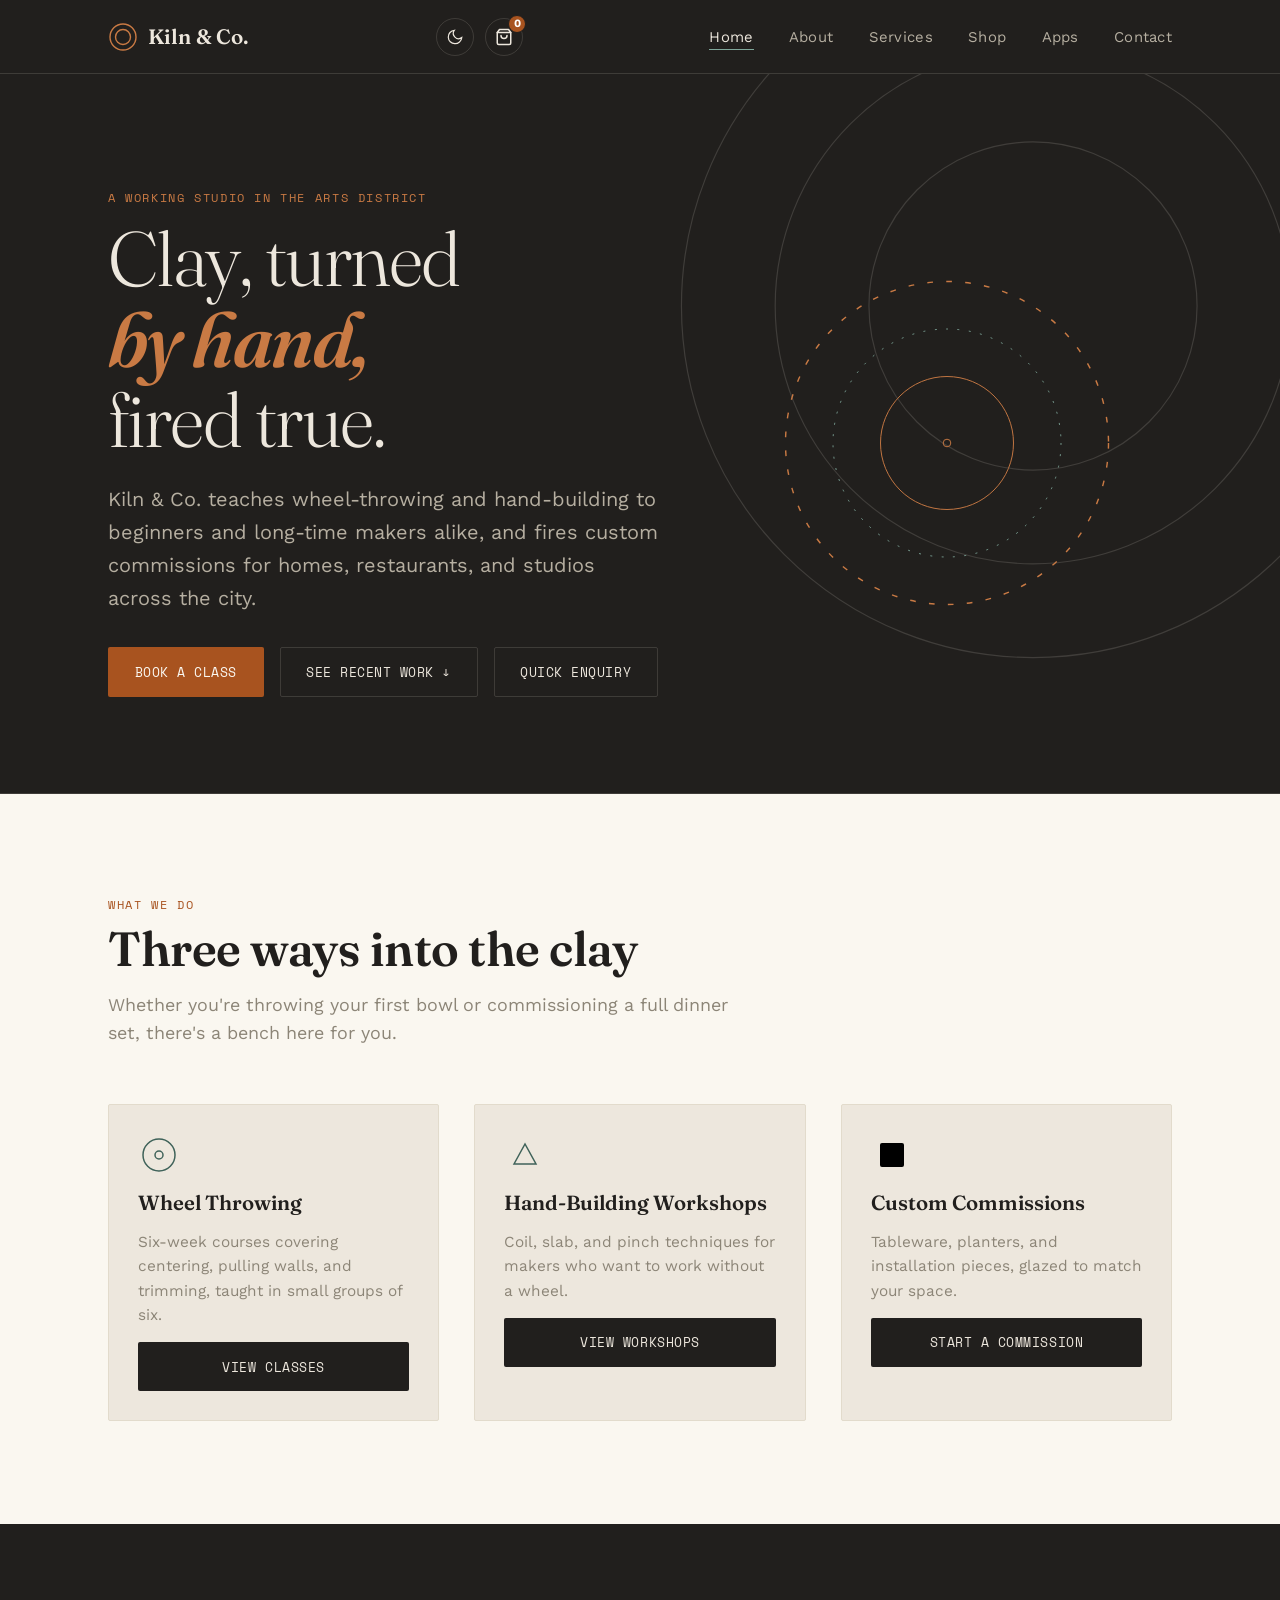
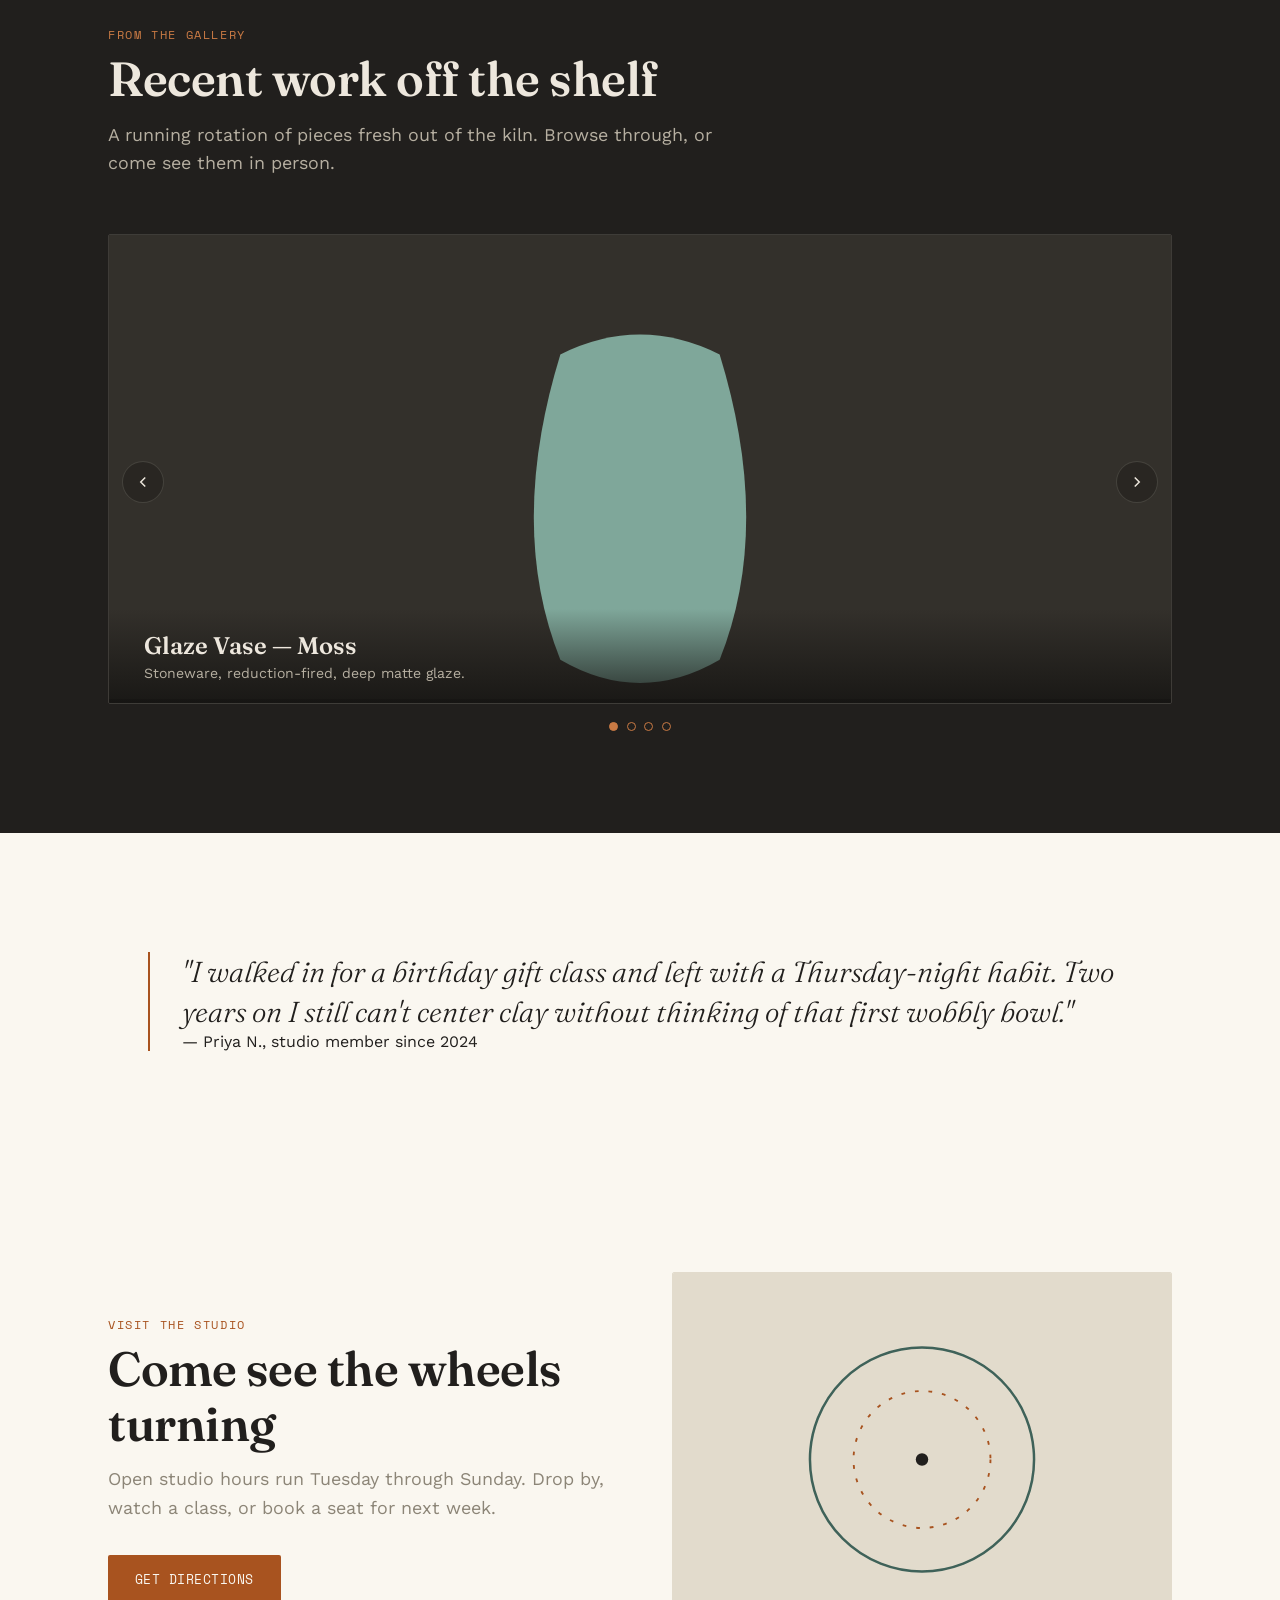
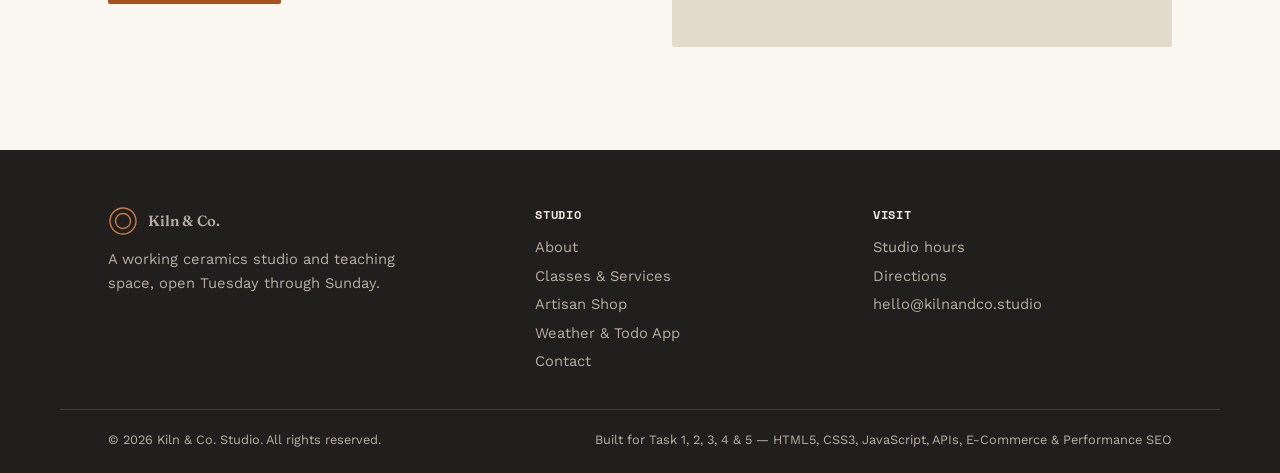
<file: index.html>
<!DOCTYPE html>
<html lang="en">
<head>
<meta charset="UTF-8" />
<meta name="viewport" content="width=device-width, initial-scale=1.0" />
<title>Kiln &amp; Co. — Ceramics Studio &amp; Wheel Classes</title>
<meta name="description" content="Kiln & Co. is a working ceramics studio offering wheel-throwing classes, hand-building workshops, and custom commissions." />
<meta name="keywords" content="ceramics studio, wheel throwing, pottery classes, hand building, pottery workshop, custom stoneware" />
<meta name="author" content="Kiln &amp; Co. Studio" />
<meta name="robots" content="index, follow" />
<!-- Open Graph / Social Media Meta Tags -->
<meta property="og:title" content="Kiln &amp; Co. — Ceramics Studio &amp; Wheel Classes" />
<meta property="og:description" content="A working ceramics studio offering wheel-throwing classes, hand-building workshops, and custom commissions." />
<meta property="og:type" content="website" />
<meta property="og:url" content="https://kilnandco.studio/" />
<meta property="og:image" content="assets/favicon.svg" />
<!-- Twitter Card Meta Tags -->
<meta name="twitter:card" content="summary_large_image" />
<meta name="twitter:title" content="Kiln &amp; Co. — Ceramics Studio &amp; Wheel Classes" />
<meta name="twitter:description" content="A working ceramics studio offering wheel-throwing classes, hand-building workshops, and custom commissions." />
<link rel="icon" href="assets/favicon.svg" type="image/svg+xml" />
<link rel="preconnect" href="https://fonts.googleapis.com">
<link rel="preconnect" href="https://fonts.gstatic.com" crossorigin>
<link href="https://fonts.googleapis.com/css2?family=Fraunces:ital,wght@0,300;0,600;1,300&family=Work+Sans:wght@400;500;600&family=Space+Mono:wght@400;700&display=swap" rel="stylesheet">
<link rel="stylesheet" href="assets/css/style.css" />
</head>
<body>

<header class="site-header">
  <div class="wrap site-header__inner">
    <a href="index.html" class="logo">
      <svg class="logo__mark" viewBox="0 0 30 30"><circle cx="15" cy="15" r="13"/><circle cx="15" cy="15" r="7.5"/></svg>
      Kiln &amp; Co.
    </a>
    <div class="header-actions">
      <button class="cart-toggle-btn" id="cart-toggle-btn" aria-label="View Shopping Cart" aria-haspopup="dialog">
        <svg viewBox="0 0 24 24" fill="none" stroke="currentColor" stroke-width="2" stroke-linecap="round" stroke-linejoin="round">
          <path d="M6 2L3 6v14a2 2 0 0 0 2 2h14a2 2 0 0 0 2-2V6l-3-4z"></path>
          <line x1="3" y1="6" x2="21" y2="6"></line>
          <path d="M16 10a4 4 0 0 1-8 0"></path>
        </svg>
        <span class="cart-badge" id="cart-badge-count">0</span>
      </button>
      <button class="theme-toggle" aria-label="Toggle dark mode" aria-pressed="false">
        <svg class="icon-moon" viewBox="0 0 24 24"><path d="M21 12.79A9 9 0 1 1 11.21 3 7 7 0 0 0 21 12.79Z"/></svg>
        <svg class="icon-sun" viewBox="0 0 24 24"><circle cx="12" cy="12" r="4"/><path d="M12 2v2M12 20v2M4.93 4.93l1.41 1.41M17.66 17.66l1.41 1.41M2 12h2M20 12h2M4.93 19.07l1.41-1.41M17.66 6.34l1.41-1.41"/></svg>
      </button>
      <button class="nav-toggle" aria-expanded="false" aria-controls="primary-nav" aria-label="Toggle navigation menu">
        <span></span>
      </button>
    </div>
    <nav class="primary-nav" id="primary-nav" aria-label="Primary">
      <ul>
        <li><a href="index.html" aria-current="page">Home</a></li>
        <li><a href="about.html">About</a></li>
        <li><a href="services.html">Services</a></li>
        <li><a href="shop.html">Shop</a></li>
        <li><a href="apps.html">Apps</a></li>
        <li><a href="contact.html">Contact</a></li>
      </ul>
    </nav>
  </div>
</header>

<main>

  <section class="hero">
    <svg class="hero-bg-rings" viewBox="0 0 640 640"><circle cx="320" cy="320" r="300"/><circle cx="320" cy="320" r="220"/><circle cx="320" cy="320" r="140"/></svg>
    <div class="wrap hero__inner">
      <div>
        <p class="eyebrow eyebrow--light">A working studio in the arts district</p>
        <h1 class="hero__title">Clay, turned<br /><em>by hand,</em><br />fired true.</h1>
        <p class="hero__lede">Kiln &amp; Co. teaches wheel-throwing and hand-building to beginners and long-time makers alike, and fires custom commissions for homes, restaurants, and studios across the city.</p>
        <div class="hero__actions">
          <a href="services.html" class="btn btn--primary">Book a class</a>
          <a href="#gallery" class="btn btn--ghost">See recent work ↓</a>
          <button type="button" class="btn btn--ghost" data-modal-open="quick-enquiry-modal">Quick enquiry</button>
        </div>
      </div>
      <div class="hero__wheel" aria-hidden="true">
        <svg viewBox="0 0 400 400">
          <circle class="ring-a" cx="200" cy="200" r="170" stroke-width="1.5"/>
          <circle class="ring-b" cx="200" cy="200" r="120" stroke-width="1"/>
          <circle cx="200" cy="200" r="70" stroke-width="1"/>
          <circle cx="200" cy="200" r="4" fill="#c97a44" stroke="none"/>
        </svg>
      </div>
    </div>
  </section>

  <section class="section section--paper">
    <div class="wrap">
      <div class="section__head">
        <p class="eyebrow">What we do</p>
        <h2 class="section__title">Three ways into the clay</h2>
        <p class="section__lede">Whether you're throwing your first bowl or commissioning a full dinner set, there's a bench here for you.</p>
      </div>
      <div class="grid grid--3">
        <article class="card">
          <svg class="card__icon" viewBox="0 0 42 42"><circle cx="21" cy="21" r="16"/><circle cx="21" cy="21" r="4"/></svg>
          <h3 class="card__title">Wheel Throwing</h3>
          <p>Six-week courses covering centering, pulling walls, and trimming, taught in small groups of six.</p>
          <a href="services.html" class="btn btn--dark">View classes</a>
        </article>
        <article class="card">
          <svg class="card__icon" viewBox="0 0 42 42"><path d="M10 30 L21 10 L32 30 Z"/></svg>
          <h3 class="card__title">Hand-Building Workshops</h3>
          <p>Coil, slab, and pinch techniques for makers who want to work without a wheel.</p>
          <a href="services.html" class="btn btn--dark">View workshops</a>
        </article>
        <article class="card">
          <svg class="card__icon" viewBox="0 0 42 42"><rect x="9" y="9" width="24" height="24" rx="2"/></svg>
          <h3 class="card__title">Custom Commissions</h3>
          <p>Tableware, planters, and installation pieces, glazed to match your space.</p>
          <a href="services.html" class="btn btn--dark">Start a commission</a>
        </article>
      </div>
    </div>
  </section>

  <section class="section section--ink" id="gallery">
    <div class="wrap">
      <div class="section__head">
        <p class="eyebrow eyebrow--light">From the gallery</p>
        <h2 class="section__title">Recent work off the shelf</h2>
        <p class="section__lede">A running rotation of pieces fresh out of the kiln. Browse through, or come see them in person.</p>
      </div>

      <div class="carousel" aria-label="Recent studio work" aria-roledescription="carousel">
        <div class="carousel__viewport">
          <div class="carousel__track">

            <div class="carousel__slide">
              <svg viewBox="0 0 800 350" preserveAspectRatio="xMidYMid slice"><rect width="800" height="350" fill="#33302b"/><path d="M340 90 Q300 220 340 320 Q400 355 460 320 Q500 220 460 90 Q400 60 340 90 Z" fill="#7fa79a"/></svg>
              <div class="carousel__caption">
                <h3>Glaze Vase — Moss</h3>
                <p>Stoneware, reduction-fired, deep matte glaze.</p>
              </div>
            </div>

            <div class="carousel__slide">
              <svg viewBox="0 0 800 350" preserveAspectRatio="xMidYMid slice"><rect width="800" height="350" fill="#2b2925"/><path d="M300 140 Q300 320 400 330 Q500 320 500 140 Q400 95 300 140 Z" fill="#c97a44"/></svg>
              <div class="carousel__caption">
                <h3>Table Bowl — Ochre</h3>
                <p>Wide serving bowl, wheel-thrown in a single piece.</p>
              </div>
            </div>

            <div class="carousel__slide">
              <svg viewBox="0 0 800 350" preserveAspectRatio="xMidYMid slice"><rect width="800" height="350" fill="#33302b"/><path d="M350 85 L450 85 L470 170 L455 320 Q400 355 345 320 L330 170 Z" fill="#ede7dd"/></svg>
              <div class="carousel__caption">
                <h3>Bottle Vessel — Bone</h3>
                <p>Narrow-necked bottle, unglazed body with a satin interior.</p>
              </div>
            </div>

            <div class="carousel__slide">
              <svg viewBox="0 0 800 350" preserveAspectRatio="xMidYMid slice"><rect width="800" height="350" fill="#2b2925"/><ellipse cx="400" cy="250" rx="140" ry="65" fill="#3f6259"/><rect x="320" y="120" width="160" height="120" fill="#3f6259"/></svg>
              <div class="carousel__caption">
                <h3>Planter — Deep Glaze</h3>
                <p>Drainage-ready planter in our house glaze-green.</p>
              </div>
            </div>

          </div>

          <button class="carousel__arrow carousel__arrow--prev" aria-label="Previous slide">
            <svg viewBox="0 0 24 24"><path d="M15 18l-6-6 6-6"/></svg>
          </button>
          <button class="carousel__arrow carousel__arrow--next" aria-label="Next slide">
            <svg viewBox="0 0 24 24"><path d="M9 18l6-6-6-6"/></svg>
          </button>
        </div>

        <div class="carousel__dots"></div>
      </div>
    </div>
  </section>

  <section class="section section--paper">
    <div class="wrap">
      <blockquote class="quote">
        <p>"I walked in for a birthday gift class and left with a Thursday-night habit. Two years on I still can't center clay without thinking of that first wobbly bowl."</p>
        — Priya N., studio member since 2024
      </blockquote>
    </div>
  </section>

  <section class="section section--paper">
    <div class="wrap">
      <div class="split">
        <div>
          <p class="eyebrow">Visit the studio</p>
          <h2 class="section__title">Come see the wheels turning</h2>
          <p class="section__lede">Open studio hours run Tuesday through Sunday. Drop by, watch a class, or book a seat for next week.</p>
          <div class="hero__actions">
            <a href="contact.html" class="btn btn--primary">Get directions</a>
          </div>
        </div>
        <div class="visual-frame">
          <svg viewBox="0 0 400 300" preserveAspectRatio="xMidYMid slice"><rect width="400" height="300" fill="#e2dbcc"/><circle cx="200" cy="150" r="90" fill="none" stroke="#3f6259" stroke-width="2"/><circle cx="200" cy="150" r="55" fill="none" stroke="#a8531f" stroke-width="1.5" stroke-dasharray="3 8"/><circle cx="200" cy="150" r="5" fill="#211f1d"/></svg>
        </div>
      </div>
    </div>
  </section>

</main>

<div class="modal-overlay" id="quick-enquiry-modal">
  <div class="modal" role="dialog" aria-modal="true" aria-labelledby="quick-enquiry-title">
    <button type="button" class="modal__close" data-modal-close aria-label="Close dialog">
      <svg viewBox="0 0 24 24"><path d="M6 6l12 12M18 6L6 18"/></svg>
    </button>
    <h3 id="quick-enquiry-title">Quick enquiry</h3>
    <p>Tell us what you're after and we'll get back to you within two business days.</p>
    <form class="validate-form" novalidate>
      <div class="field">
        <label for="qe-name">Name</label>
        <input type="text" id="qe-name" name="name" required />
        <span class="field__error"></span>
      </div>
      <div class="field">
        <label for="qe-email">Email</label>
        <input type="email" id="qe-email" name="email" required />
        <span class="field__error"></span>
      </div>
      <div class="field">
        <label for="qe-message">Message</label>
        <textarea id="qe-message" name="message" required placeholder="What are you hoping to make or learn?"></textarea>
        <span class="field__error"></span>
      </div>
      <div class="field">
        <button type="submit" class="btn btn--primary">Send enquiry</button>
        <p class="field-hint" role="status" hidden style="margin-top:0.8rem;"></p>
      </div>
    </form>
  </div>
</div>

<footer class="site-footer">
  <div class="wrap footer-grid">
    <div class="footer-brand">
      <a href="index.html" class="logo">
        <svg class="logo__mark" viewBox="0 0 30 30"><circle cx="15" cy="15" r="13"/><circle cx="15" cy="15" r="7.5"/></svg>
        Kiln &amp; Co.
      </a>
      <p>A working ceramics studio and teaching space, open Tuesday through Sunday.</p>
    </div>
    <div>
      <h4>Studio</h4>
      <ul>
        <li><a href="about.html">About</a></li>
        <li><a href="services.html">Classes &amp; Services</a></li>
        <li><a href="shop.html">Artisan Shop</a></li>
        <li><a href="apps.html">Weather &amp; Todo App</a></li>
        <li><a href="contact.html">Contact</a></li>
      </ul>
    </div>
    <div>
      <h4>Visit</h4>
      <ul>
        <li><a href="contact.html">Studio hours</a></li>
        <li><a href="contact.html">Directions</a></li>
        <li><a href="mailto:hello@kilnandco.studio">hello@kilnandco.studio</a></li>
      </ul>
    </div>
  </div>
  <div class="wrap footer-bottom">
    <span>© 2026 Kiln &amp; Co. Studio. All rights reserved.</span>
    <span>Built for Task 1, 2, 3, 4 &amp; 5 — HTML5, CSS3, JavaScript, APIs, E-Commerce &amp; Performance SEO</span>
  </div>
</footer>

<button class="back-to-top" aria-label="Back to top">
  <svg viewBox="0 0 24 24"><path d="M12 19V5M5 12l7-7 7 7"/></svg>
</button>

<script src="assets/js/utils.js"></script>
<script src="assets/js/ui.js"></script>
<script src="assets/js/api.js"></script>
<script src="assets/js/shop.js"></script>
<script src="assets/js/main.js"></script>
</body>
</html>
</file>
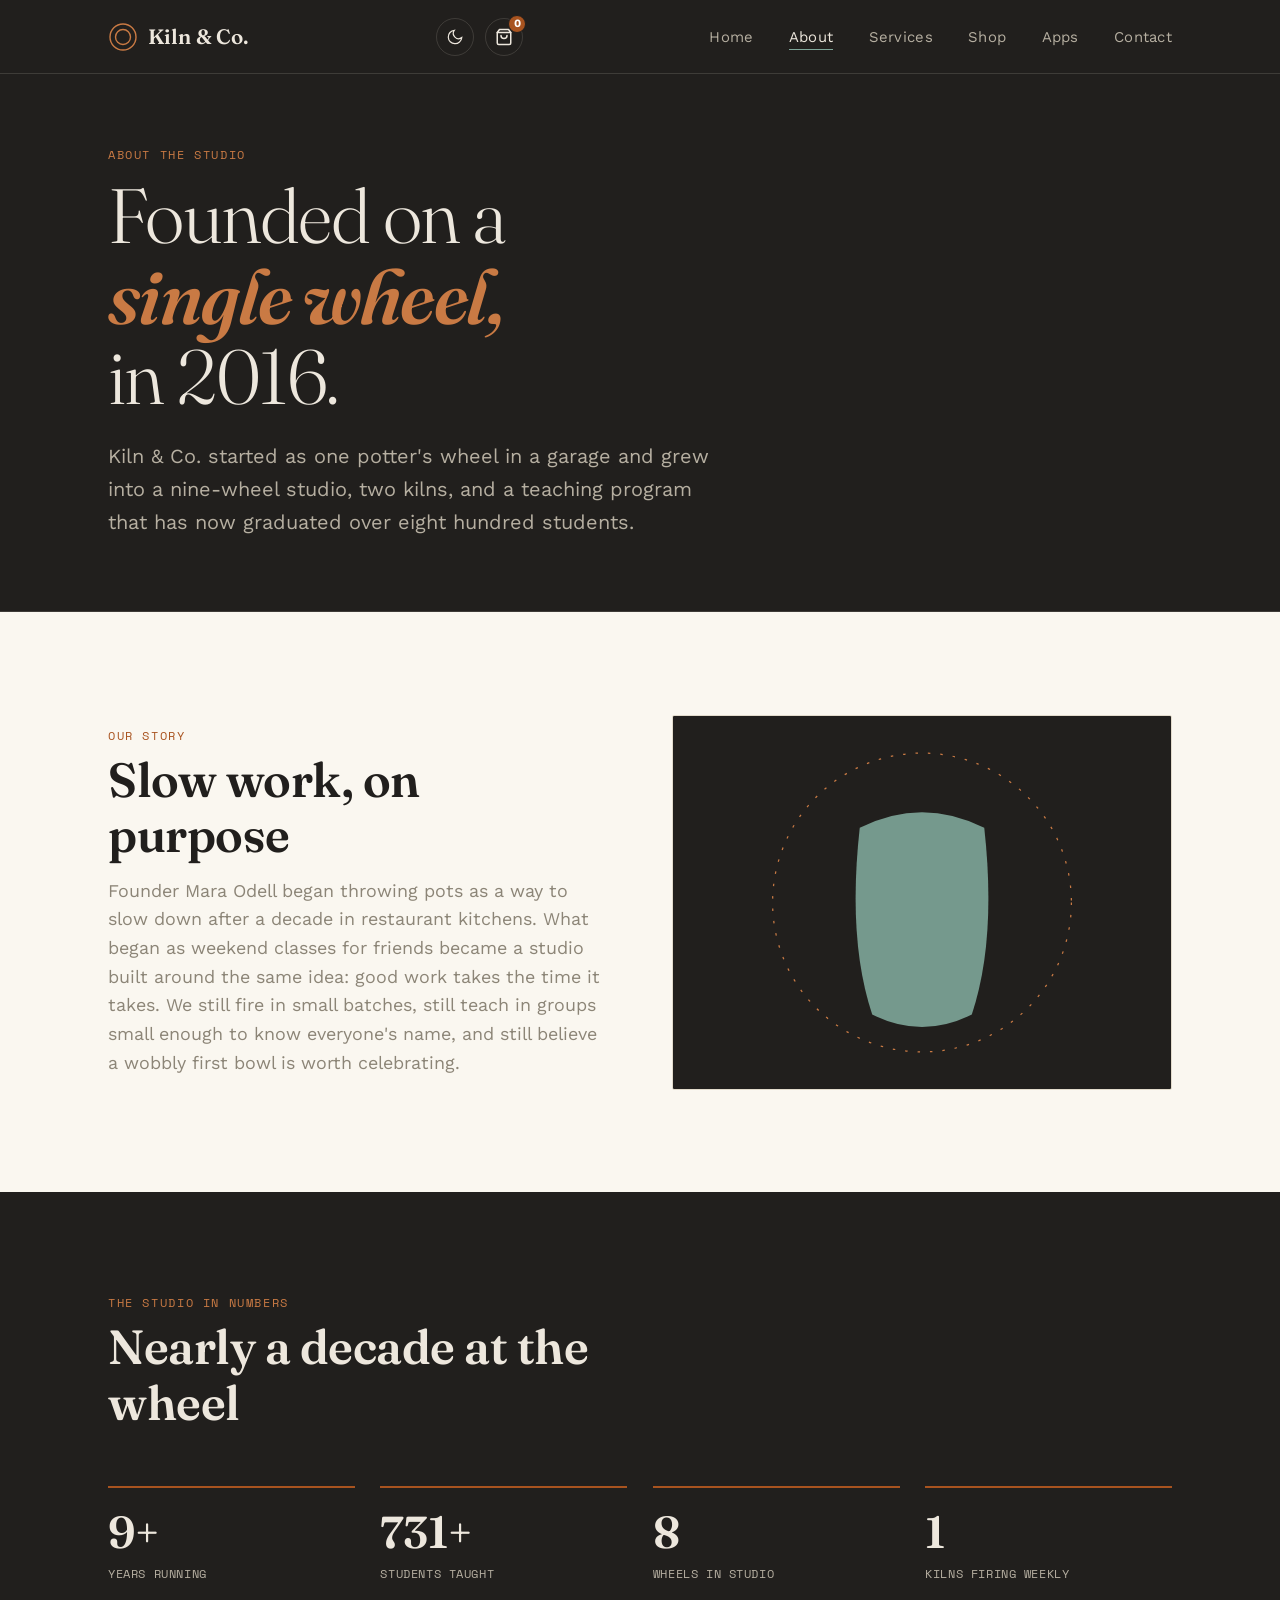
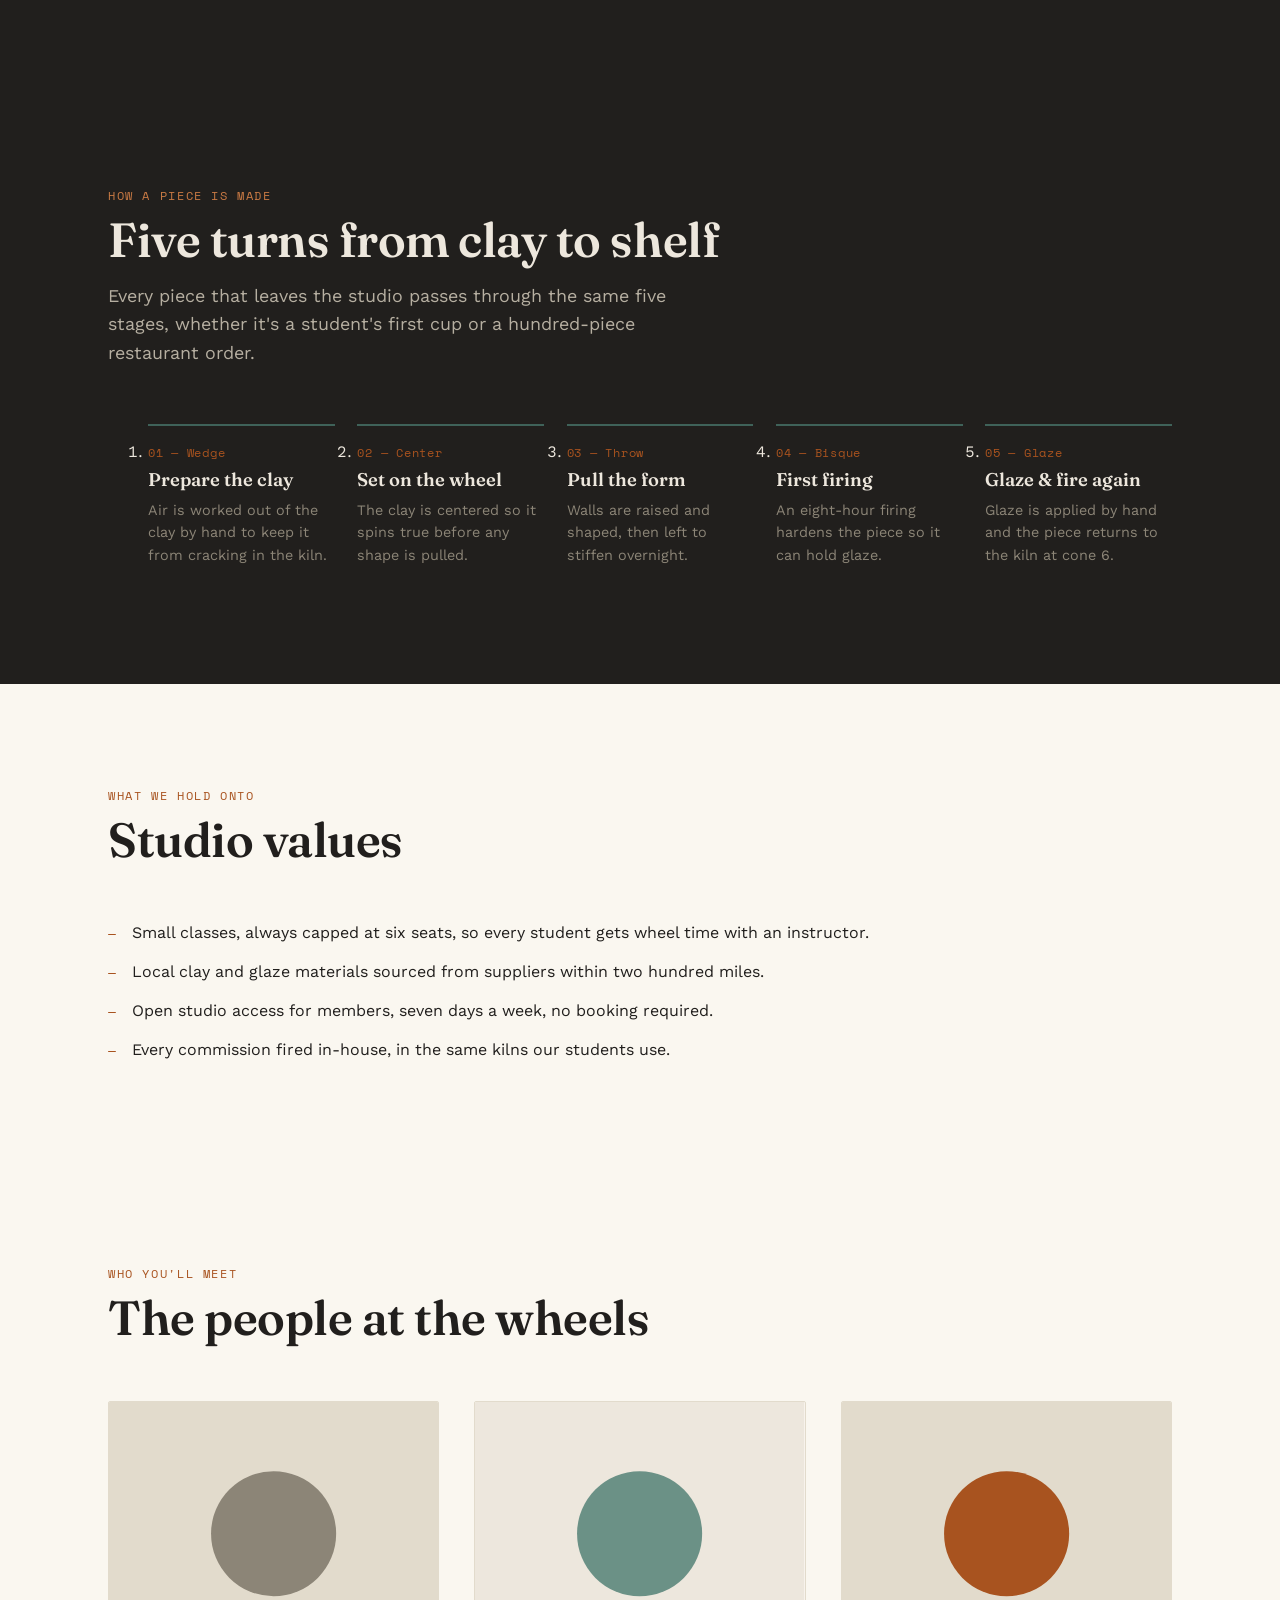
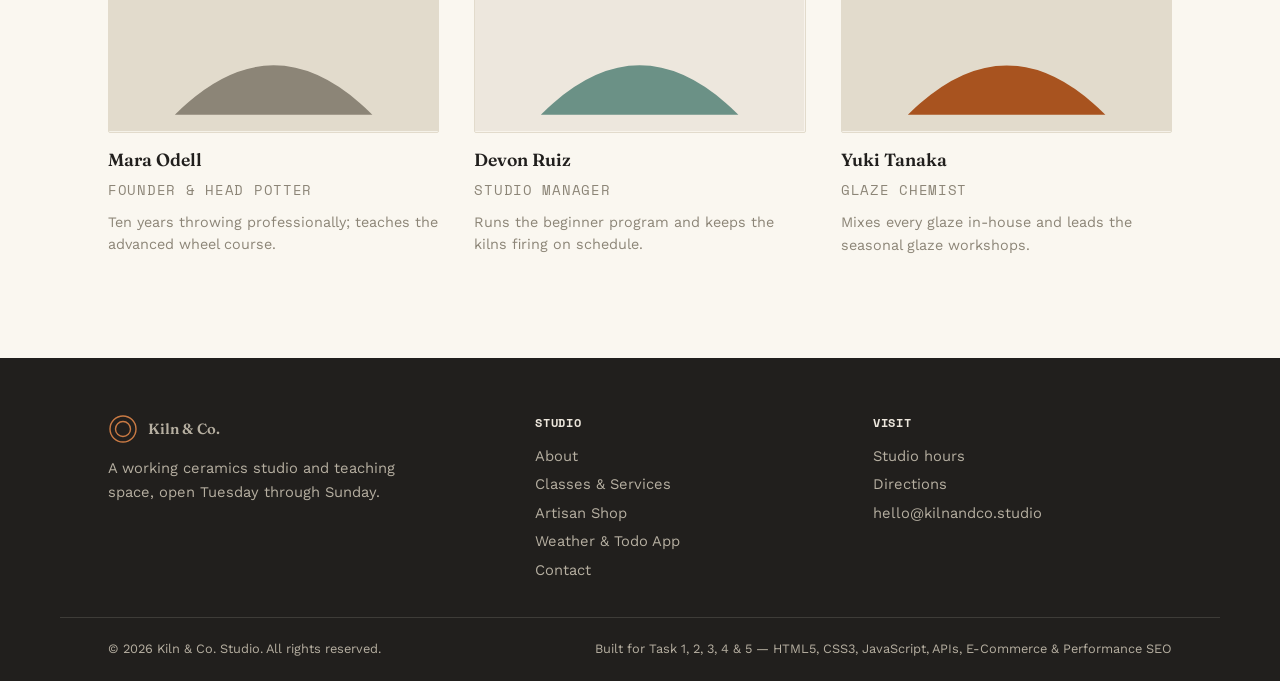
<file: about.html>
<!DOCTYPE html>
<html lang="en">
<head>
<meta charset="UTF-8" />
<meta name="viewport" content="width=device-width, initial-scale=1.0" />
<title>About — Kiln &amp; Co.</title>
<meta name="description" content="The story, process, and people behind Kiln & Co. ceramics studio." />
<meta name="keywords" content="about ceramics studio, pottery story, kiln process, potter wheel team" />
<meta name="author" content="Kiln &amp; Co. Studio" />
<meta name="robots" content="index, follow" />
<!-- Open Graph / Social Media Meta Tags -->
<meta property="og:title" content="About — Kiln &amp; Co." />
<meta property="og:description" content="The story, process, and people behind Kiln & Co. ceramics studio." />
<meta property="og:type" content="website" />
<meta property="og:url" content="https://kilnandco.studio/about.html" />
<meta property="og:image" content="assets/favicon.svg" />
<!-- Twitter Card Meta Tags -->
<meta name="twitter:card" content="summary_large_image" />
<meta name="twitter:title" content="About — Kiln &amp; Co." />
<meta name="twitter:description" content="The story, process, and people behind Kiln & Co. ceramics studio." />
<link rel="icon" href="assets/favicon.svg" type="image/svg+xml" />
<link rel="preconnect" href="https://fonts.googleapis.com">
<link rel="preconnect" href="https://fonts.gstatic.com" crossorigin>
<link href="https://fonts.googleapis.com/css2?family=Fraunces:ital,wght@0,300;0,600;1,300&family=Work+Sans:wght@400;500;600&family=Space+Mono:wght@400;700&display=swap" rel="stylesheet">
<link rel="stylesheet" href="assets/css/style.css" />
</head>
<body>

<header class="site-header">
  <div class="wrap site-header__inner">
    <a href="index.html" class="logo">
      <svg class="logo__mark" viewBox="0 0 30 30"><circle cx="15" cy="15" r="13"/><circle cx="15" cy="15" r="7.5"/></svg>
      Kiln &amp; Co.
    </a>
    <div class="header-actions">
      <button class="cart-toggle-btn" id="cart-toggle-btn" aria-label="View Shopping Cart" aria-haspopup="dialog">
        <svg viewBox="0 0 24 24" fill="none" stroke="currentColor" stroke-width="2" stroke-linecap="round" stroke-linejoin="round">
          <path d="M6 2L3 6v14a2 2 0 0 0 2 2h14a2 2 0 0 0 2-2V6l-3-4z"></path>
          <line x1="3" y1="6" x2="21" y2="6"></line>
          <path d="M16 10a4 4 0 0 1-8 0"></path>
        </svg>
        <span class="cart-badge" id="cart-badge-count">0</span>
      </button>
      <button class="theme-toggle" aria-label="Toggle dark mode" aria-pressed="false">
        <svg class="icon-moon" viewBox="0 0 24 24"><path d="M21 12.79A9 9 0 1 1 11.21 3 7 7 0 0 0 21 12.79Z"/></svg>
        <svg class="icon-sun" viewBox="0 0 24 24"><circle cx="12" cy="12" r="4"/><path d="M12 2v2M12 20v2M4.93 4.93l1.41 1.41M17.66 17.66l1.41 1.41M2 12h2M20 12h2M4.93 19.07l1.41-1.41M17.66 6.34l1.41-1.41"/></svg>
      </button>
      <button class="nav-toggle" aria-expanded="false" aria-controls="primary-nav" aria-label="Toggle navigation menu">
        <span></span>
      </button>
    </div>
    <nav class="primary-nav" id="primary-nav" aria-label="Primary">
      <ul>
        <li><a href="index.html">Home</a></li>
        <li><a href="about.html" aria-current="page">About</a></li>
        <li><a href="services.html">Services</a></li>
        <li><a href="shop.html">Shop</a></li>
        <li><a href="apps.html">Apps</a></li>
        <li><a href="contact.html">Contact</a></li>
      </ul>
    </nav>
  </div>
</header>

<main>

  <section class="hero hero--page">
    <div class="wrap hero__inner">
      <div>
        <p class="eyebrow eyebrow--light">About the studio</p>
        <h1 class="hero__title">Founded on a<br /><em>single wheel,</em><br />in 2016.</h1>
        <p class="hero__lede">Kiln & Co. started as one potter's wheel in a garage and grew into a nine-wheel studio, two kilns, and a teaching program that has now graduated over eight hundred students.</p>
      </div>
    </div>
  </section>

  <section class="section section--paper">
    <div class="wrap">
      <div class="split">
        <div>
          <p class="eyebrow">Our story</p>
          <h2 class="section__title">Slow work, on purpose</h2>
          <p class="section__lede">Founder Mara Odell began throwing pots as a way to slow down after a decade in restaurant kitchens. What began as weekend classes for friends became a studio built around the same idea: good work takes the time it takes. We still fire in small batches, still teach in groups small enough to know everyone's name, and still believe a wobbly first bowl is worth celebrating.</p>
        </div>
        <div class="visual-frame">
          <svg viewBox="0 0 400 300" preserveAspectRatio="xMidYMid slice"><rect width="400" height="300" fill="#211f1d"/><path d="M150 90 Q140 180 160 240 Q200 260 240 240 Q260 180 250 90 Q200 65 150 90 Z" fill="#7fa79a" opacity="0.9"/><circle cx="200" cy="150" r="120" fill="none" stroke="#c97a44" stroke-width="1" stroke-dasharray="2 8"/></svg>
        </div>
      </div>
    </div>
  </section>

  <section class="section section--ink">
    <div class="wrap">
      <div class="section__head">
        <p class="eyebrow eyebrow--light">The studio in numbers</p>
        <h2 class="section__title">Nearly a decade at the wheel</h2>
      </div>
      <div class="stats">
        <div class="stat">
          <div class="stat__num" data-target="10" data-suffix="+">0</div>
          <div class="stat__label">Years running</div>
        </div>
        <div class="stat">
          <div class="stat__num" data-target="800" data-suffix="+">0</div>
          <div class="stat__label">Students taught</div>
        </div>
        <div class="stat">
          <div class="stat__num" data-target="9" data-suffix="">0</div>
          <div class="stat__label">Wheels in studio</div>
        </div>
        <div class="stat">
          <div class="stat__num" data-target="2" data-suffix="">0</div>
          <div class="stat__label">Kilns firing weekly</div>
        </div>
      </div>
    </div>
  </section>

  <section class="section section--ink">
    <div class="wrap">
      <div class="section__head">
        <p class="eyebrow eyebrow--light">How a piece is made</p>
        <h2 class="section__title">Five turns from clay to shelf</h2>
        <p class="section__lede">Every piece that leaves the studio passes through the same five stages, whether it's a student's first cup or a hundred-piece restaurant order.</p>
      </div>
      <ol class="process">
        <li class="process__step">
          <span class="process__num">01 — Wedge</span>
          <h3 class="process__title">Prepare the clay</h3>
          <p>Air is worked out of the clay by hand to keep it from cracking in the kiln.</p>
        </li>
        <li class="process__step">
          <span class="process__num">02 — Center</span>
          <h3 class="process__title">Set on the wheel</h3>
          <p>The clay is centered so it spins true before any shape is pulled.</p>
        </li>
        <li class="process__step">
          <span class="process__num">03 — Throw</span>
          <h3 class="process__title">Pull the form</h3>
          <p>Walls are raised and shaped, then left to stiffen overnight.</p>
        </li>
        <li class="process__step">
          <span class="process__num">04 — Bisque</span>
          <h3 class="process__title">First firing</h3>
          <p>An eight-hour firing hardens the piece so it can hold glaze.</p>
        </li>
        <li class="process__step">
          <span class="process__num">05 — Glaze</span>
          <h3 class="process__title">Glaze &amp; fire again</h3>
          <p>Glaze is applied by hand and the piece returns to the kiln at cone 6.</p>
        </li>
      </ol>
    </div>
  </section>

  <section class="section section--paper">
    <div class="wrap">
      <div class="section__head">
        <p class="eyebrow">What we hold onto</p>
        <h2 class="section__title">Studio values</h2>
      </div>
      <ul class="value-list">
        <li><span class="value-mark">—</span><span>Small classes, always capped at six seats, so every student gets wheel time with an instructor.</span></li>
        <li><span class="value-mark">—</span><span>Local clay and glaze materials sourced from suppliers within two hundred miles.</span></li>
        <li><span class="value-mark">—</span><span>Open studio access for members, seven days a week, no booking required.</span></li>
        <li><span class="value-mark">—</span><span>Every commission fired in-house, in the same kilns our students use.</span></li>
      </ul>
    </div>
  </section>

  <section class="section section--paper">
    <div class="wrap">
      <div class="section__head">
        <p class="eyebrow">Who you'll meet</p>
        <h2 class="section__title">The people at the wheels</h2>
      </div>
      <div class="grid grid--3">
        <article class="person">
          <div class="person__portrait">
            <svg viewBox="0 0 200 200" preserveAspectRatio="xMidYMid slice"><rect width="200" height="200" fill="#e2dbcc"/><circle cx="100" cy="80" r="38" fill="#8c8577"/><path d="M40 190 Q100 130 160 190 Z" fill="#8c8577"/></svg>
          </div>
          <h3 class="person__name">Mara Odell</h3>
          <p class="person__role">Founder &amp; Head Potter</p>
          <p>Ten years throwing professionally; teaches the advanced wheel course.</p>
        </article>
        <article class="person">
          <div class="person__portrait">
            <svg viewBox="0 0 200 200" preserveAspectRatio="xMidYMid slice"><rect width="200" height="200" fill="#ede7dd"/><circle cx="100" cy="80" r="38" fill="#6b9186"/><path d="M40 190 Q100 130 160 190 Z" fill="#6b9186"/></svg>
          </div>
          <h3 class="person__name">Devon Ruiz</h3>
          <p class="person__role">Studio Manager</p>
          <p>Runs the beginner program and keeps the kilns firing on schedule.</p>
        </article>
        <article class="person">
          <div class="person__portrait">
            <svg viewBox="0 0 200 200" preserveAspectRatio="xMidYMid slice"><rect width="200" height="200" fill="#e2dbcc"/><circle cx="100" cy="80" r="38" fill="#a8531f"/><path d="M40 190 Q100 130 160 190 Z" fill="#a8531f"/></svg>
          </div>
          <h3 class="person__name">Yuki Tanaka</h3>
          <p class="person__role">Glaze Chemist</p>
          <p>Mixes every glaze in-house and leads the seasonal glaze workshops.</p>
        </article>
      </div>
    </div>
  </section>

</main>

<footer class="site-footer">
  <div class="wrap footer-grid">
    <div class="footer-brand">
      <a href="index.html" class="logo">
        <svg class="logo__mark" viewBox="0 0 30 30"><circle cx="15" cy="15" r="13"/><circle cx="15" cy="15" r="7.5"/></svg>
        Kiln &amp; Co.
      </a>
      <p>A working ceramics studio and teaching space, open Tuesday through Sunday.</p>
    </div>
    <div>
      <h4>Studio</h4>
      <ul>
        <li><a href="about.html">About</a></li>
        <li><a href="services.html">Classes &amp; Services</a></li>
        <li><a href="shop.html">Artisan Shop</a></li>
        <li><a href="apps.html">Weather &amp; Todo App</a></li>
        <li><a href="contact.html">Contact</a></li>
      </ul>
    </div>
    <div>
      <h4>Visit</h4>
      <ul>
        <li><a href="contact.html">Studio hours</a></li>
        <li><a href="contact.html">Directions</a></li>
        <li><a href="mailto:hello@kilnandco.studio">hello@kilnandco.studio</a></li>
      </ul>
    </div>
  </div>
  <div class="wrap footer-bottom">
    <span>© 2026 Kiln &amp; Co. Studio. All rights reserved.</span>
    <span>Built for Task 1, 2, 3, 4 &amp; 5 — HTML5, CSS3, JavaScript, APIs, E-Commerce &amp; Performance SEO</span>
  </div>
</footer>

<button class="back-to-top" aria-label="Back to top">
  <svg viewBox="0 0 24 24"><path d="M12 19V5M5 12l7-7 7 7"/></svg>
</button>

<script src="assets/js/utils.js"></script>
<script src="assets/js/ui.js"></script>
<script src="assets/js/api.js"></script>
<script src="assets/js/shop.js"></script>
<script src="assets/js/main.js"></script>
</body>
</html>
</file>
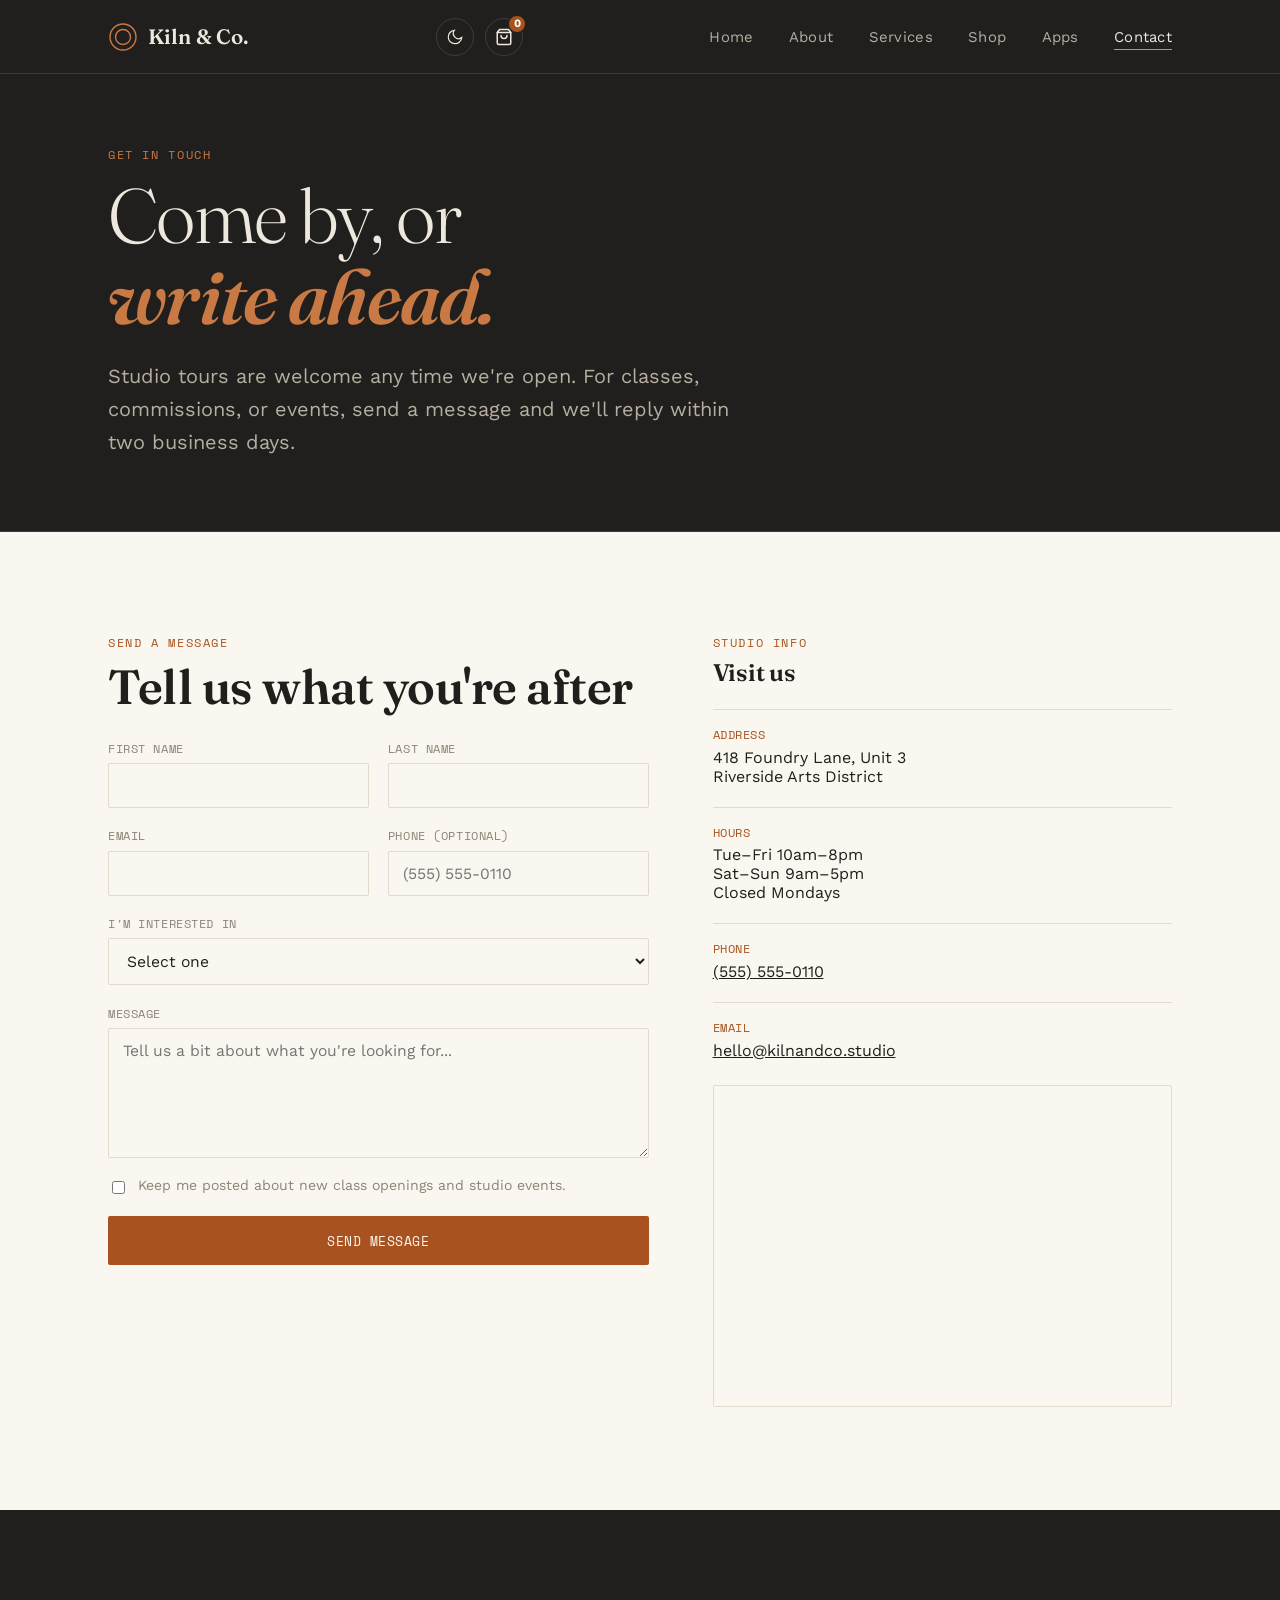
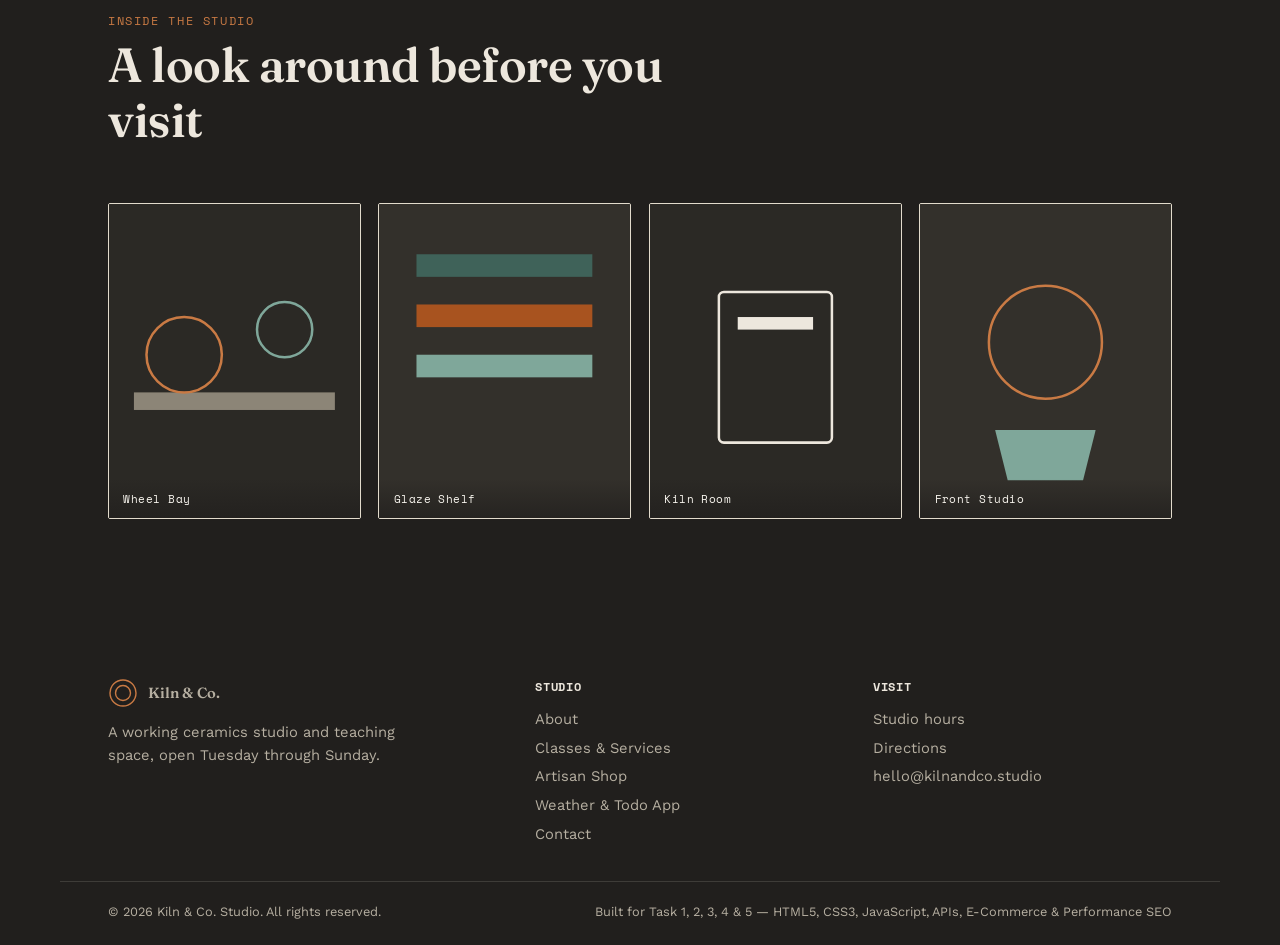
<file: contact.html>
<!DOCTYPE html>
<html lang="en">
<head>
<meta charset="UTF-8" />
<meta name="viewport" content="width=device-width, initial-scale=1.0" />
<title>Contact — Kiln &amp; Co.</title>
<meta name="description" content="Get in touch with Kiln & Co., find studio hours, directions, and send us a message." />
<meta name="keywords" content="contact studio, studio hours, pottery directions, ceramics enquiry" />
<meta name="author" content="Kiln &amp; Co. Studio" />
<meta name="robots" content="index, follow" />
<!-- Open Graph / Social Media Meta Tags -->
<meta property="og:title" content="Contact — Kiln &amp; Co." />
<meta property="og:description" content="Get in touch with Kiln & Co., find studio hours, directions, and send us a message." />
<meta property="og:type" content="website" />
<meta property="og:url" content="https://kilnandco.studio/contact.html" />
<meta property="og:image" content="assets/favicon.svg" />
<!-- Twitter Card Meta Tags -->
<meta name="twitter:card" content="summary_large_image" />
<meta name="twitter:title" content="Contact — Kiln &amp; Co." />
<meta name="twitter:description" content="Get in touch with Kiln & Co., find studio hours, directions, and send us a message." />
<link rel="icon" href="assets/favicon.svg" type="image/svg+xml" />
<link rel="preconnect" href="https://fonts.googleapis.com">
<link rel="preconnect" href="https://fonts.gstatic.com" crossorigin>
<link href="https://fonts.googleapis.com/css2?family=Fraunces:ital,wght@0,300;0,600;1,300&family=Work+Sans:wght@400;500;600&family=Space+Mono:wght@400;700&display=swap" rel="stylesheet">
<link rel="stylesheet" href="assets/css/style.css" />
</head>
<body>

<header class="site-header">
  <div class="wrap site-header__inner">
    <a href="index.html" class="logo">
      <svg class="logo__mark" viewBox="0 0 30 30"><circle cx="15" cy="15" r="13"/><circle cx="15" cy="15" r="7.5"/></svg>
      Kiln &amp; Co.
    </a>
    <div class="header-actions">
      <button class="cart-toggle-btn" id="cart-toggle-btn" aria-label="View Shopping Cart" aria-haspopup="dialog">
        <svg viewBox="0 0 24 24" fill="none" stroke="currentColor" stroke-width="2" stroke-linecap="round" stroke-linejoin="round">
          <path d="M6 2L3 6v14a2 2 0 0 0 2 2h14a2 2 0 0 0 2-2V6l-3-4z"></path>
          <line x1="3" y1="6" x2="21" y2="6"></line>
          <path d="M16 10a4 4 0 0 1-8 0"></path>
        </svg>
        <span class="cart-badge" id="cart-badge-count">0</span>
      </button>
      <button class="theme-toggle" aria-label="Toggle dark mode" aria-pressed="false">
        <svg class="icon-moon" viewBox="0 0 24 24"><path d="M21 12.79A9 9 0 1 1 11.21 3 7 7 0 0 0 21 12.79Z"/></svg>
        <svg class="icon-sun" viewBox="0 0 24 24"><circle cx="12" cy="12" r="4"/><path d="M12 2v2M12 20v2M4.93 4.93l1.41 1.41M17.66 17.66l1.41 1.41M2 12h2M20 12h2M4.93 19.07l1.41-1.41M17.66 6.34l1.41-1.41"/></svg>
      </button>
      <button class="nav-toggle" aria-expanded="false" aria-controls="primary-nav" aria-label="Toggle navigation menu">
        <span></span>
      </button>
    </div>
    <nav class="primary-nav" id="primary-nav" aria-label="Primary">
      <ul>
        <li><a href="index.html">Home</a></li>
        <li><a href="about.html">About</a></li>
        <li><a href="services.html">Services</a></li>
        <li><a href="shop.html">Shop</a></li>
        <li><a href="apps.html">Apps</a></li>
        <li><a href="contact.html" aria-current="page">Contact</a></li>
      </ul>
    </nav>
  </div>
</header>

<main>

  <section class="hero hero--page">
    <div class="wrap hero__inner">
      <div>
        <p class="eyebrow eyebrow--light">Get in touch</p>
        <h1 class="hero__title">Come by, or<br /><em>write ahead.</em></h1>
        <p class="hero__lede">Studio tours are welcome any time we're open. For classes, commissions, or events, send a message and we'll reply within two business days.</p>
      </div>
    </div>
  </section>

  <section class="section section--paper">
    <div class="wrap contact-layout">

      <div>
        <p class="eyebrow">Send a message</p>
        <h2 class="section__title">Tell us what you're after</h2>
        <form id="contact-form" class="form-grid validate-form" style="margin-top:1.6rem;" novalidate>

          <div class="field">
            <label for="first-name">First name</label>
            <input type="text" id="first-name" name="first-name" autocomplete="given-name" required />
            <span class="field__error"></span>
          </div>

          <div class="field">
            <label for="last-name">Last name</label>
            <input type="text" id="last-name" name="last-name" autocomplete="family-name" required />
            <span class="field__error"></span>
          </div>

          <div class="field">
            <label for="email">Email</label>
            <input type="email" id="email" name="email" autocomplete="email" required />
            <span class="field__error"></span>
          </div>

          <div class="field">
            <label for="phone">Phone (optional)</label>
            <input type="tel" id="phone" name="phone" autocomplete="tel" placeholder="(555) 555-0110" />
            <span class="field__error"></span>
          </div>

          <div class="field field--full">
            <label for="reason">I'm interested in</label>
            <select id="reason" name="reason" required>
              <option value="">Select one</option>
              <option value="beginner-course">Beginner wheel course</option>
              <option value="workshop">Hand-building workshop</option>
              <option value="membership">Studio membership</option>
              <option value="private-event">Private event</option>
              <option value="commission">Custom commission</option>
              <option value="other">Something else</option>
            </select>
            <span class="field__error"></span>
          </div>

          <div class="field field--full">
            <label for="message">Message</label>
            <textarea id="message" name="message" required placeholder="Tell us a bit about what you're looking for..."></textarea>
            <span class="field__error"></span>
          </div>

          <div class="checkbox-field">
            <input type="checkbox" id="newsletter" name="newsletter" />
            <label for="newsletter">Keep me posted about new class openings and studio events.</label>
          </div>

          <div class="field field--full">
            <button type="submit" class="btn btn--primary">Send message</button>
            <p id="form-status" class="field-hint" role="status" hidden style="margin-top:0.9rem;"></p>
          </div>

        </form>
      </div>

      <aside>
        <p class="eyebrow">Studio info</p>
        <h2 class="section__title" style="font-size:1.5rem;">Visit us</h2>
        <ul class="info-list" style="margin-top:1.4rem;">
          <li>
            <div class="label">Address</div>
            <div class="value">418 Foundry Lane, Unit 3<br />Riverside Arts District</div>
          </li>
          <li>
            <div class="label">Hours</div>
            <div class="value">Tue–Fri 10am–8pm<br />Sat–Sun 9am–5pm<br />Closed Mondays</div>
          </li>
          <li>
            <div class="label">Phone</div>
            <div class="value"><a href="tel:+15555550110">(555) 555-0110</a></div>
          </li>
          <li>
            <div class="label">Email</div>
            <div class="value"><a href="mailto:hello@kilnandco.studio">hello@kilnandco.studio</a></div>
          </li>
        </ul>

        <div class="map-frame">
          <iframe
            src="https://www.google.com/maps?q=Riverside%20Arts%20District&output=embed"
            title="Map showing the Kiln & Co. studio location"
            loading="lazy"
            referrerpolicy="no-referrer-when-downgrade"
            allowfullscreen>
          </iframe>
        </div>
      </aside>

    </div>
  </section>

  <section class="section section--ink">
    <div class="wrap">
      <div class="section__head">
        <p class="eyebrow eyebrow--light">Inside the studio</p>
        <h2 class="section__title">A look around before you visit</h2>
      </div>
      <div class="gallery">
        <figure class="gallery__item">
          <svg viewBox="0 0 200 250" preserveAspectRatio="xMidYMid slice"><rect width="200" height="250" fill="#2b2925"/><rect x="20" y="150" width="160" height="14" fill="#8c8577"/><circle cx="60" cy="120" r="30" fill="none" stroke="#c97a44" stroke-width="2"/><circle cx="140" cy="100" r="22" fill="none" stroke="#7fa79a" stroke-width="2"/></svg>
          <figcaption>Wheel Bay</figcaption>
        </figure>
        <figure class="gallery__item">
          <svg viewBox="0 0 200 250" preserveAspectRatio="xMidYMid slice"><rect width="200" height="250" fill="#33302b"/><rect x="30" y="40" width="140" height="18" fill="#3f6259"/><rect x="30" y="80" width="140" height="18" fill="#a8531f"/><rect x="30" y="120" width="140" height="18" fill="#7fa79a"/></svg>
          <figcaption>Glaze Shelf</figcaption>
        </figure>
        <figure class="gallery__item">
          <svg viewBox="0 0 200 250" preserveAspectRatio="xMidYMid slice"><rect width="200" height="250" fill="#2b2925"/><rect x="55" y="70" width="90" height="120" rx="4" fill="none" stroke="#ede7dd" stroke-width="2"/><rect x="70" y="90" width="60" height="10" fill="#ede7dd"/></svg>
          <figcaption>Kiln Room</figcaption>
        </figure>
        <figure class="gallery__item">
          <svg viewBox="0 0 200 250" preserveAspectRatio="xMidYMid slice"><rect width="200" height="250" fill="#33302b"/><circle cx="100" cy="110" r="45" fill="none" stroke="#c97a44" stroke-width="2"/><path d="M60 180 L140 180 L130 220 L70 220 Z" fill="#7fa79a"/></svg>
          <figcaption>Front Studio</figcaption>
        </figure>
      </div>
    </div>
  </section>

</main>

<footer class="site-footer">
  <div class="wrap footer-grid">
    <div class="footer-brand">
      <a href="index.html" class="logo">
        <svg class="logo__mark" viewBox="0 0 30 30"><circle cx="15" cy="15" r="13"/><circle cx="15" cy="15" r="7.5"/></svg>
        Kiln &amp; Co.
      </a>
      <p>A working ceramics studio and teaching space, open Tuesday through Sunday.</p>
    </div>
    <div>
      <h4>Studio</h4>
      <ul>
        <li><a href="about.html">About</a></li>
        <li><a href="services.html">Classes &amp; Services</a></li>
        <li><a href="shop.html">Artisan Shop</a></li>
        <li><a href="apps.html">Weather &amp; Todo App</a></li>
        <li><a href="contact.html">Contact</a></li>
      </ul>
    </div>
    <div>
      <h4>Visit</h4>
      <ul>
        <li><a href="contact.html">Studio hours</a></li>
        <li><a href="contact.html">Directions</a></li>
        <li><a href="mailto:hello@kilnandco.studio">hello@kilnandco.studio</a></li>
      </ul>
    </div>
  </div>
  <div class="wrap footer-bottom">
    <span>© 2026 Kiln &amp; Co. Studio. All rights reserved.</span>
    <span>Built for Task 1, 2, 3, 4 &amp; 5 — HTML5, CSS3, JavaScript, APIs, E-Commerce &amp; Performance SEO</span>
  </div>
</footer>

<button class="back-to-top" aria-label="Back to top">
  <svg viewBox="0 0 24 24"><path d="M12 19V5M5 12l7-7 7 7"/></svg>
</button>

<script src="assets/js/utils.js"></script>
<script src="assets/js/ui.js"></script>
<script src="assets/js/api.js"></script>
<script src="assets/js/shop.js"></script>
<script src="assets/js/main.js"></script>
</body>
</html>
</file>
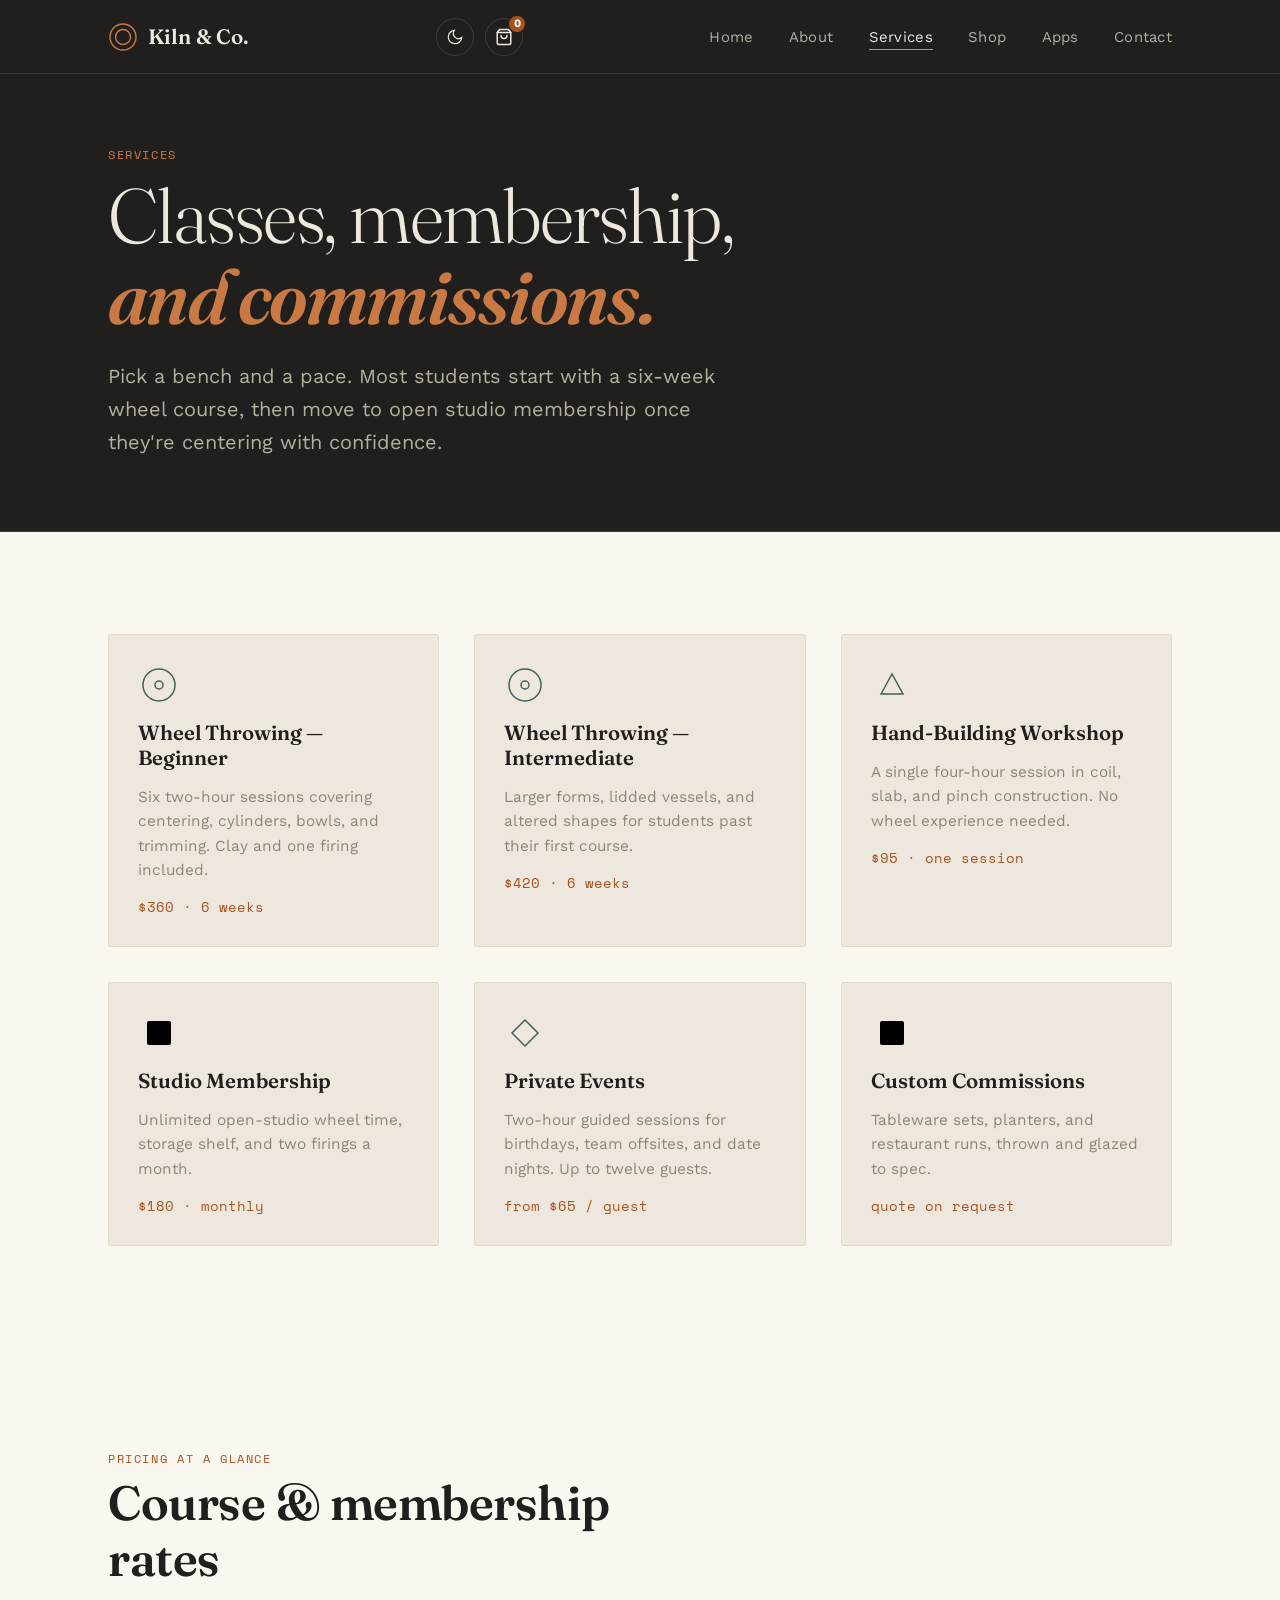
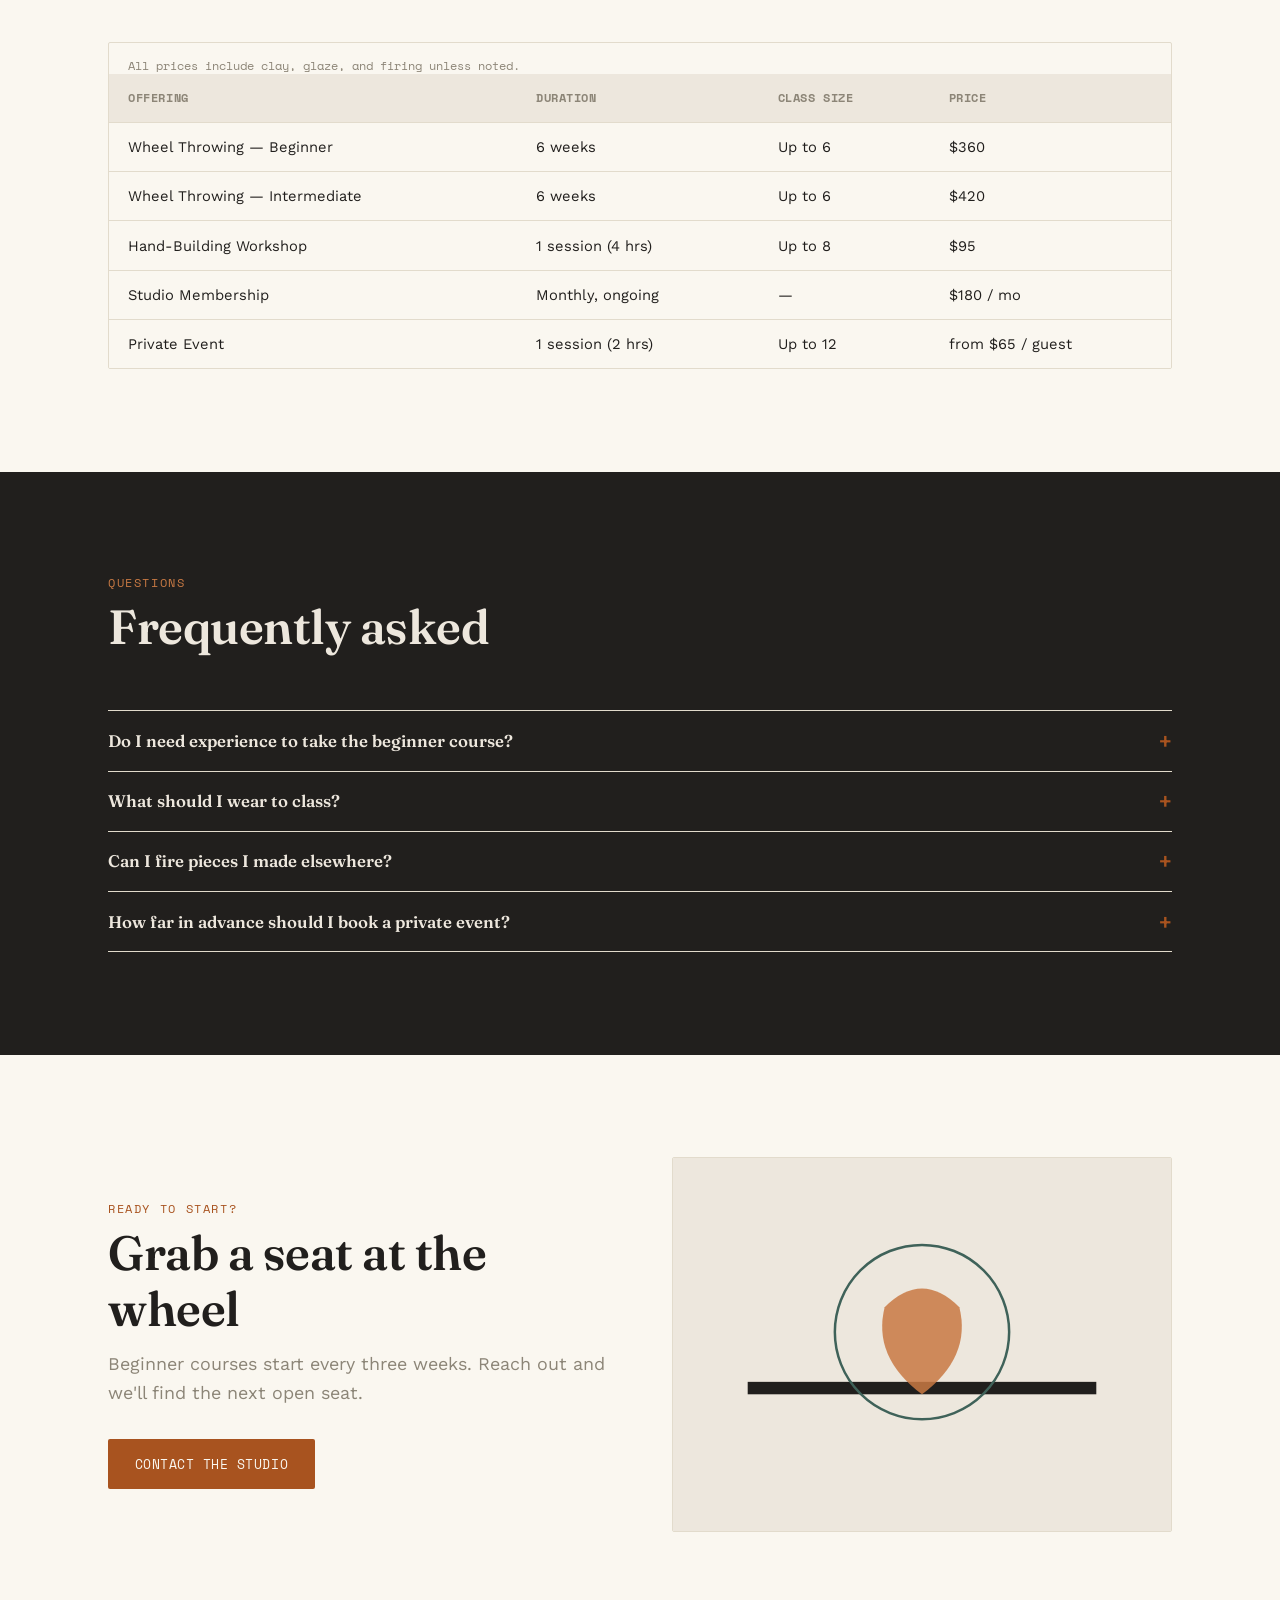
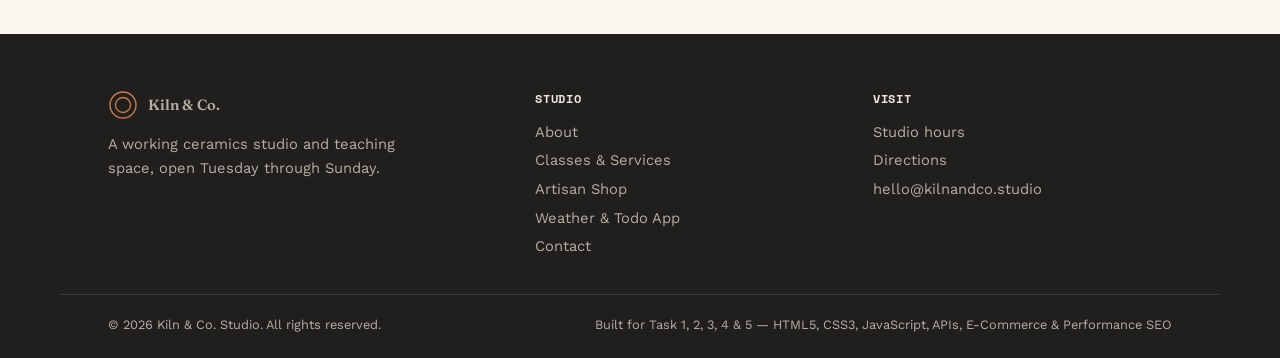
<file: services.html>
<!DOCTYPE html>
<html lang="en">
<head>
<meta charset="UTF-8" />
<meta name="viewport" content="width=device-width, initial-scale=1.0" />
<title>Services &amp; Classes — Kiln &amp; Co.</title>
<meta name="description" content="Wheel-throwing classes, hand-building workshops, studio membership, and custom commissions at Kiln & Co." />
<meta name="keywords" content="wheel throwing classes, pottery workshops, studio membership, custom ceramics commissions" />
<meta name="author" content="Kiln &amp; Co. Studio" />
<meta name="robots" content="index, follow" />
<!-- Open Graph / Social Media Meta Tags -->
<meta property="og:title" content="Services &amp; Classes — Kiln &amp; Co." />
<meta property="og:description" content="Wheel-throwing classes, hand-building workshops, studio membership, and custom commissions at Kiln & Co." />
<meta property="og:type" content="website" />
<meta property="og:url" content="https://kilnandco.studio/services.html" />
<meta property="og:image" content="assets/favicon.svg" />
<!-- Twitter Card Meta Tags -->
<meta name="twitter:card" content="summary_large_image" />
<meta name="twitter:title" content="Services &amp; Classes — Kiln &amp; Co." />
<meta name="twitter:description" content="Wheel-throwing classes, hand-building workshops, studio membership, and custom commissions at Kiln & Co." />
<link rel="icon" href="assets/favicon.svg" type="image/svg+xml" />
<link rel="preconnect" href="https://fonts.googleapis.com">
<link rel="preconnect" href="https://fonts.gstatic.com" crossorigin>
<link href="https://fonts.googleapis.com/css2?family=Fraunces:ital,wght@0,300;0,600;1,300&family=Work+Sans:wght@400;500;600&family=Space+Mono:wght@400;700&display=swap" rel="stylesheet">
<link rel="stylesheet" href="assets/css/style.css" />
</head>
<body>

<header class="site-header">
  <div class="wrap site-header__inner">
    <a href="index.html" class="logo">
      <svg class="logo__mark" viewBox="0 0 30 30"><circle cx="15" cy="15" r="13"/><circle cx="15" cy="15" r="7.5"/></svg>
      Kiln &amp; Co.
    </a>
    <div class="header-actions">
      <button class="cart-toggle-btn" id="cart-toggle-btn" aria-label="View Shopping Cart" aria-haspopup="dialog">
        <svg viewBox="0 0 24 24" fill="none" stroke="currentColor" stroke-width="2" stroke-linecap="round" stroke-linejoin="round">
          <path d="M6 2L3 6v14a2 2 0 0 0 2 2h14a2 2 0 0 0 2-2V6l-3-4z"></path>
          <line x1="3" y1="6" x2="21" y2="6"></line>
          <path d="M16 10a4 4 0 0 1-8 0"></path>
        </svg>
        <span class="cart-badge" id="cart-badge-count">0</span>
      </button>
      <button class="theme-toggle" aria-label="Toggle dark mode" aria-pressed="false">
        <svg class="icon-moon" viewBox="0 0 24 24"><path d="M21 12.79A9 9 0 1 1 11.21 3 7 7 0 0 0 21 12.79Z"/></svg>
        <svg class="icon-sun" viewBox="0 0 24 24"><circle cx="12" cy="12" r="4"/><path d="M12 2v2M12 20v2M4.93 4.93l1.41 1.41M17.66 17.66l1.41 1.41M2 12h2M20 12h2M4.93 19.07l1.41-1.41M17.66 6.34l1.41-1.41"/></svg>
      </button>
      <button class="nav-toggle" aria-expanded="false" aria-controls="primary-nav" aria-label="Toggle navigation menu">
        <span></span>
      </button>
    </div>
    <nav class="primary-nav" id="primary-nav" aria-label="Primary">
      <ul>
        <li><a href="index.html">Home</a></li>
        <li><a href="about.html">About</a></li>
        <li><a href="services.html" aria-current="page">Services</a></li>
        <li><a href="shop.html">Shop</a></li>
        <li><a href="apps.html">Apps</a></li>
        <li><a href="contact.html">Contact</a></li>
      </ul>
    </nav>
  </div>
</header>

<main>

  <section class="hero hero--page">
    <div class="wrap hero__inner">
      <div>
        <p class="eyebrow eyebrow--light">Services</p>
        <h1 class="hero__title">Classes, membership,<br /><em>and commissions.</em></h1>
        <p class="hero__lede">Pick a bench and a pace. Most students start with a six-week wheel course, then move to open studio membership once they're centering with confidence.</p>
      </div>
    </div>
  </section>

  <section class="section section--paper">
    <div class="wrap">
      <div class="grid grid--3">
        <article class="card">
          <svg class="card__icon" viewBox="0 0 42 42"><circle cx="21" cy="21" r="16"/><circle cx="21" cy="21" r="4"/></svg>
          <h3 class="card__title">Wheel Throwing — Beginner</h3>
          <p>Six two-hour sessions covering centering, cylinders, bowls, and trimming. Clay and one firing included.</p>
          <span class="card__price">$360 · 6 weeks</span>
        </article>
        <article class="card">
          <svg class="card__icon" viewBox="0 0 42 42"><circle cx="21" cy="21" r="16"/><circle cx="21" cy="21" r="4"/></svg>
          <h3 class="card__title">Wheel Throwing — Intermediate</h3>
          <p>Larger forms, lidded vessels, and altered shapes for students past their first course.</p>
          <span class="card__price">$420 · 6 weeks</span>
        </article>
        <article class="card">
          <svg class="card__icon" viewBox="0 0 42 42"><path d="M10 30 L21 10 L32 30 Z"/></svg>
          <h3 class="card__title">Hand-Building Workshop</h3>
          <p>A single four-hour session in coil, slab, and pinch construction. No wheel experience needed.</p>
          <span class="card__price">$95 · one session</span>
        </article>
        <article class="card">
          <svg class="card__icon" viewBox="0 0 42 42"><rect x="9" y="9" width="24" height="24" rx="2"/></svg>
          <h3 class="card__title">Studio Membership</h3>
          <p>Unlimited open-studio wheel time, storage shelf, and two firings a month.</p>
          <span class="card__price">$180 · monthly</span>
        </article>
        <article class="card">
          <svg class="card__icon" viewBox="0 0 42 42"><path d="M21 8 L34 21 L21 34 L8 21 Z"/></svg>
          <h3 class="card__title">Private Events</h3>
          <p>Two-hour guided sessions for birthdays, team offsites, and date nights. Up to twelve guests.</p>
          <span class="card__price">from $65 / guest</span>
        </article>
        <article class="card">
          <svg class="card__icon" viewBox="0 0 42 42"><rect x="9" y="9" width="24" height="24" rx="2"/></svg>
          <h3 class="card__title">Custom Commissions</h3>
          <p>Tableware sets, planters, and restaurant runs, thrown and glazed to spec.</p>
          <span class="card__price">quote on request</span>
        </article>
      </div>
    </div>
  </section>

  <section class="section section--paper">
    <div class="wrap">
      <div class="section__head">
        <p class="eyebrow">Pricing at a glance</p>
        <h2 class="section__title">Course &amp; membership rates</h2>
      </div>
      <div class="table-wrap">
        <table>
          <caption>All prices include clay, glaze, and firing unless noted.</caption>
          <thead>
            <tr>
              <th scope="col">Offering</th>
              <th scope="col">Duration</th>
              <th scope="col">Class size</th>
              <th scope="col">Price</th>
            </tr>
          </thead>
          <tbody>
            <tr>
              <td>Wheel Throwing — Beginner</td>
              <td>6 weeks</td>
              <td>Up to 6</td>
              <td>$360</td>
            </tr>
            <tr>
              <td>Wheel Throwing — Intermediate</td>
              <td>6 weeks</td>
              <td>Up to 6</td>
              <td>$420</td>
            </tr>
            <tr>
              <td>Hand-Building Workshop</td>
              <td>1 session (4 hrs)</td>
              <td>Up to 8</td>
              <td>$95</td>
            </tr>
            <tr>
              <td>Studio Membership</td>
              <td>Monthly, ongoing</td>
              <td>—</td>
              <td>$180 / mo</td>
            </tr>
            <tr>
              <td>Private Event</td>
              <td>1 session (2 hrs)</td>
              <td>Up to 12</td>
              <td>from $65 / guest</td>
            </tr>
          </tbody>
        </table>
      </div>
    </div>
  </section>

  <section class="section section--ink">
    <div class="wrap">
      <div class="section__head">
        <p class="eyebrow eyebrow--light">Questions</p>
        <h2 class="section__title">Frequently asked</h2>
      </div>
      <div class="faq">
        <details>
          <summary>Do I need experience to take the beginner course?</summary>
          <p>No prior experience is needed. The beginner course starts from centering the clay and builds up from there.</p>
        </details>
        <details>
          <summary>What should I wear to class?</summary>
          <p>Clothes you don't mind getting clay on, and no loose sleeves near the wheel. Aprons are provided.</p>
        </details>
        <details>
          <summary>Can I fire pieces I made elsewhere?</summary>
          <p>Members can bring in bone-dry greenware for firing; contact the studio first to confirm clay body compatibility.</p>
        </details>
        <details>
          <summary>How far in advance should I book a private event?</summary>
          <p>We recommend booking at least two weeks ahead, especially for weekend slots.</p>
        </details>
      </div>
    </div>
  </section>

  <section class="section section--paper">
    <div class="wrap">
      <div class="split">
        <div>
          <p class="eyebrow">Ready to start?</p>
          <h2 class="section__title">Grab a seat at the wheel</h2>
          <p class="section__lede">Beginner courses start every three weeks. Reach out and we'll find the next open seat.</p>
          <div class="hero__actions">
            <a href="contact.html" class="btn btn--primary">Contact the studio</a>
          </div>
        </div>
        <div class="visual-frame">
          <svg viewBox="0 0 400 300" preserveAspectRatio="xMidYMid slice"><rect width="400" height="300" fill="#ede7dd"/><rect x="60" y="180" width="280" height="10" fill="#211f1d"/><circle cx="200" cy="140" r="70" fill="none" stroke="#3f6259" stroke-width="2"/><path d="M170 120 Q200 90 230 120 Q240 160 200 190 Q160 160 170 120 Z" fill="#c97a44" opacity="0.85"/></svg>
        </div>
      </div>
    </div>
  </section>

</main>

<footer class="site-footer">
  <div class="wrap footer-grid">
    <div class="footer-brand">
      <a href="index.html" class="logo">
        <svg class="logo__mark" viewBox="0 0 30 30"><circle cx="15" cy="15" r="13"/><circle cx="15" cy="15" r="7.5"/></svg>
        Kiln &amp; Co.
      </a>
      <p>A working ceramics studio and teaching space, open Tuesday through Sunday.</p>
    </div>
    <div>
      <h4>Studio</h4>
      <ul>
        <li><a href="about.html">About</a></li>
        <li><a href="services.html">Classes &amp; Services</a></li>
        <li><a href="shop.html">Artisan Shop</a></li>
        <li><a href="apps.html">Weather &amp; Todo App</a></li>
        <li><a href="contact.html">Contact</a></li>
      </ul>
    </div>
    <div>
      <h4>Visit</h4>
      <ul>
        <li><a href="contact.html">Studio hours</a></li>
        <li><a href="contact.html">Directions</a></li>
        <li><a href="mailto:hello@kilnandco.studio">hello@kilnandco.studio</a></li>
      </ul>
    </div>
  </div>
  <div class="wrap footer-bottom">
    <span>© 2026 Kiln &amp; Co. Studio. All rights reserved.</span>
    <span>Built for Task 1, 2, 3, 4 &amp; 5 — HTML5, CSS3, JavaScript, APIs, E-Commerce &amp; Performance SEO</span>
  </div>
</footer>

<button class="back-to-top" aria-label="Back to top">
  <svg viewBox="0 0 24 24"><path d="M12 19V5M5 12l7-7 7 7"/></svg>
</button>

<script src="assets/js/utils.js"></script>
<script src="assets/js/ui.js"></script>
<script src="assets/js/api.js"></script>
<script src="assets/js/shop.js"></script>
<script src="assets/js/main.js"></script>
</body>
</html>
</file>
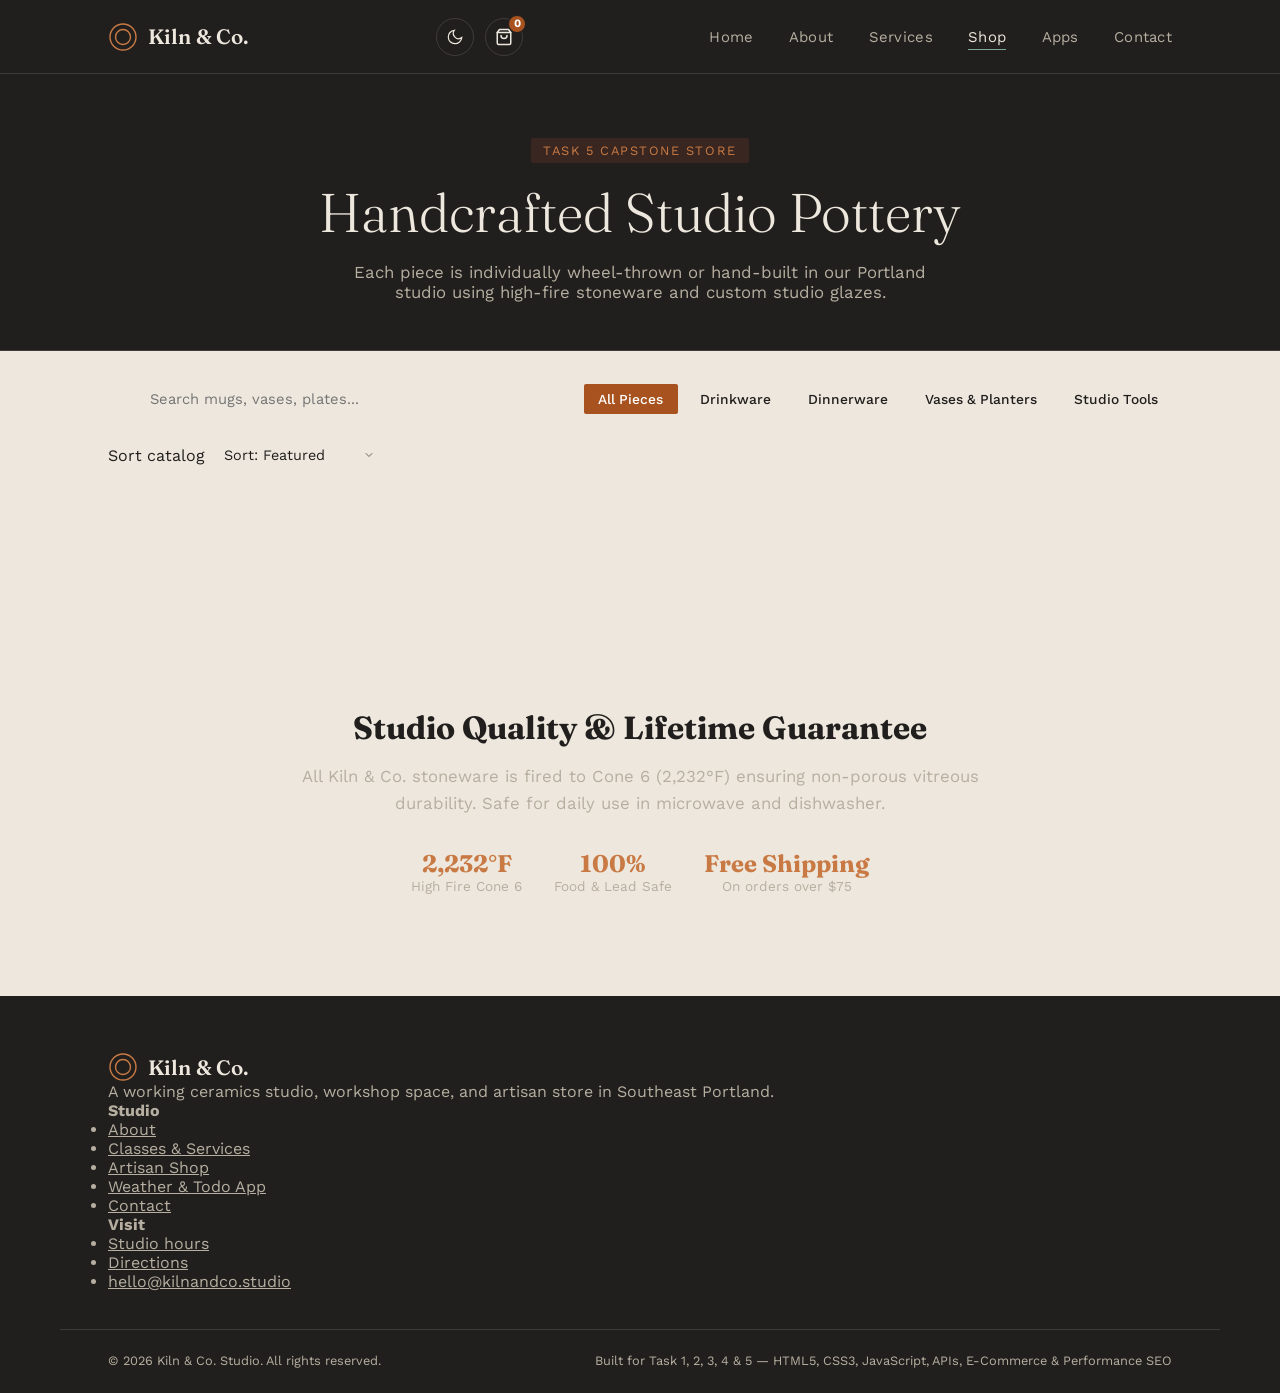
<file: shop.html>
<!DOCTYPE html>
<html lang="en">
<head>
<meta charset="UTF-8" />
<meta name="viewport" content="width=device-width, initial-scale=1.0" />
<title>Artisan Shop — Kiln &amp; Co. Ceramics</title>
<meta name="description" content="Shop hand-thrown stoneware mugs, handcrafted ceramic dinnerware, botanical planters, and studio pottery tools from Kiln & Co." />
<meta name="keywords" content="buy pottery online, artisan ceramics, stoneware mugs, ceramic vases, handmade ceramic plates, pottery studio shop" />
<meta name="author" content="Kiln &amp; Co. Studio" />
<meta name="robots" content="index, follow" />
<!-- Open Graph / Social Media Meta Tags -->
<meta property="og:title" content="Artisan Shop — Kiln &amp; Co. Ceramics" />
<meta property="og:description" content="Shop hand-thrown stoneware mugs, handcrafted ceramic dinnerware, botanical planters, and studio pottery tools." />
<meta property="og:type" content="website" />
<meta property="og:url" content="https://kilnandco.studio/shop.html" />
<meta property="og:image" content="assets/favicon.svg" />
<!-- Twitter Card Meta Tags -->
<meta name="twitter:card" content="summary_large_image" />
<meta name="twitter:title" content="Artisan Shop — Kiln &amp; Co. Ceramics" />
<meta name="twitter:description" content="Shop hand-thrown stoneware mugs, handcrafted ceramic dinnerware, botanical planters, and studio pottery tools." />
<link rel="icon" href="assets/favicon.svg" type="image/svg+xml" />
<link rel="preconnect" href="https://fonts.googleapis.com">
<link rel="preconnect" href="https://fonts.gstatic.com" crossorigin>
<link href="https://fonts.googleapis.com/css2?family=Fraunces:ital,wght@0,300;0,600;1,300&family=Work+Sans:wght@400;500;600&family=Space+Mono:wght@400;700&display=swap" rel="stylesheet">
<link rel="stylesheet" href="assets/css/style.css" />
</head>
<body>

<header class="site-header">
  <div class="wrap site-header__inner">
    <a href="index.html" class="logo">
      <svg class="logo__mark" viewBox="0 0 30 30"><circle cx="15" cy="15" r="13"/><circle cx="15" cy="15" r="7.5"/></svg>
      Kiln &amp; Co.
    </a>
    <div class="header-actions">
      <button class="cart-toggle-btn" id="cart-toggle-btn" aria-label="View Shopping Cart" aria-haspopup="dialog">
        <svg viewBox="0 0 24 24" fill="none" stroke="currentColor" stroke-width="2" stroke-linecap="round" stroke-linejoin="round">
          <path d="M6 2L3 6v14a2 2 0 0 0 2 2h14a2 2 0 0 0 2-2V6l-3-4z"></path>
          <line x1="3" y1="6" x2="21" y2="6"></line>
          <path d="M16 10a4 4 0 0 1-8 0"></path>
        </svg>
        <span class="cart-badge" id="cart-badge-count">0</span>
      </button>
      <button class="theme-toggle" aria-label="Toggle dark mode" aria-pressed="false">
        <svg class="icon-moon" viewBox="0 0 24 24"><path d="M21 12.79A9 9 0 1 1 11.21 3 7 7 0 0 0 21 12.79Z"/></svg>
        <svg class="icon-sun" viewBox="0 0 24 24"><circle cx="12" cy="12" r="4"/><path d="M12 2v2M12 20v2M4.93 4.93l1.41 1.41M17.66 17.66l1.41 1.41M2 12h2M20 12h2M4.93 19.07l1.41-1.41M17.66 6.34l1.41-1.41"/></svg>
      </button>
      <button class="nav-toggle" aria-expanded="false" aria-controls="primary-nav" aria-label="Toggle navigation menu">
        <span></span>
      </button>
    </div>
    <nav class="primary-nav" id="primary-nav" aria-label="Primary">
      <ul>
        <li><a href="index.html">Home</a></li>
        <li><a href="about.html">About</a></li>
        <li><a href="services.html">Services</a></li>
        <li><a href="shop.html" aria-current="page">Shop</a></li>
        <li><a href="apps.html">Apps</a></li>
        <li><a href="contact.html">Contact</a></li>
      </ul>
    </nav>
  </div>
</header>

<main>

  <section class="shop-hero">
    <div class="wrap">
      <span class="shop-hero__badge">Task 5 Capstone Store</span>
      <h1>Handcrafted Studio Pottery</h1>
      <p>Each piece is individually wheel-thrown or hand-built in our Portland studio using high-fire stoneware and custom studio glazes.</p>
    </div>
  </section>

  <section class="shop-toolbar">
    <div class="wrap shop-toolbar__inner">
      <div class="shop-search">
        <svg viewBox="0 0 24 24" fill="none" stroke="currentColor" stroke-width="2"><circle cx="11" cy="11" r="8"/><line x1="21" y1="21" x2="16.65" y2="16.65"/></svg>
        <input type="search" id="shop-search-input" placeholder="Search mugs, vases, plates..." aria-label="Search ceramics catalog">
      </div>

      <div class="shop-categories" id="shop-categories" role="tablist" aria-label="Product categories">
        <button type="button" class="cat-btn is-active" data-category="all" role="tab">All Pieces</button>
        <button type="button" class="cat-btn" data-category="drinkware" role="tab">Drinkware</button>
        <button type="button" class="cat-btn" data-category="dinnerware" role="tab">Dinnerware</button>
        <button type="button" class="cat-btn" data-category="vases" role="tab">Vases &amp; Planters</button>
        <button type="button" class="cat-btn" data-category="supplies" role="tab">Studio Tools</button>
      </div>

      <div class="shop-sort">
        <label for="shop-sort-select" class="visually-hidden">Sort catalog</label>
        <select id="shop-sort-select">
          <option value="featured">Sort: Featured</option>
          <option value="price-low">Price: Low to High</option>
          <option value="price-high">Price: High to Low</option>
          <option value="rating">Highest Rated</option>
        </select>
      </div>
    </div>
  </section>

  <section class="wrap">
    <div class="product-grid" id="shop-product-grid">
      <!-- Product cards dynamically populated by assets/js/shop.js -->
    </div>
  </section>

  <!-- Craftsmanship Banner -->
  <section class="section section--accent">
    <div class="wrap" style="text-align: center; max-width: 800px;">
      <h2 style="font-family: var(--font-display); font-size: 2rem; margin-bottom: 1rem;">Studio Quality &amp; Lifetime Guarantee</h2>
      <p style="color: var(--muted-on-dark); font-size: 1.05rem; line-height: 1.6; margin-bottom: 2rem;">
        All Kiln &amp; Co. stoneware is fired to Cone 6 (2,232°F) ensuring non-porous vitreous durability. Safe for daily use in microwave and dishwasher.
      </p>
      <div style="display: flex; justify-content: center; gap: 2rem; flex-wrap: wrap;">
        <div>
          <div style="font-family: var(--font-display); font-size: 1.5rem; font-weight: 700; color: var(--ember-light);">2,232°F</div>
          <div style="font-size: 0.85rem; color: var(--muted-on-dark);">High Fire Cone 6</div>
        </div>
        <div>
          <div style="font-family: var(--font-display); font-size: 1.5rem; font-weight: 700; color: var(--ember-light);">100%</div>
          <div style="font-size: 0.85rem; color: var(--muted-on-dark);">Food &amp; Lead Safe</div>
        </div>
        <div>
          <div style="font-family: var(--font-display); font-size: 1.5rem; font-weight: 700; color: var(--ember-light);">Free Shipping</div>
          <div style="font-size: 0.85rem; color: var(--muted-on-dark);">On orders over $75</div>
        </div>
      </div>
    </div>
  </section>

</main>

<footer class="site-footer">
  <div class="wrap site-footer__inner">
    <div>
      <div class="logo logo--footer">
        <svg class="logo__mark" viewBox="0 0 30 30"><circle cx="15" cy="15" r="13"/><circle cx="15" cy="15" r="7.5"/></svg>
        Kiln &amp; Co.
      </div>
      <p class="footer-desc">A working ceramics studio, workshop space, and artisan store in Southeast Portland.</p>
    </div>
    <div>
      <h4>Studio</h4>
      <ul>
        <li><a href="about.html">About</a></li>
        <li><a href="services.html">Classes &amp; Services</a></li>
        <li><a href="shop.html">Artisan Shop</a></li>
        <li><a href="apps.html">Weather &amp; Todo App</a></li>
        <li><a href="contact.html">Contact</a></li>
      </ul>
    </div>
    <div>
      <h4>Visit</h4>
      <ul>
        <li><a href="contact.html">Studio hours</a></li>
        <li><a href="contact.html">Directions</a></li>
        <li><a href="mailto:hello@kilnandco.studio">hello@kilnandco.studio</a></li>
      </ul>
    </div>
  </div>
  <div class="wrap footer-bottom">
    <span>© 2026 Kiln &amp; Co. Studio. All rights reserved.</span>
    <span>Built for Task 1, 2, 3, 4 &amp; 5 — HTML5, CSS3, JavaScript, APIs, E-Commerce &amp; Performance SEO</span>
  </div>
</footer>

<button class="back-to-top" aria-label="Back to top">
  <svg viewBox="0 0 24 24"><path d="M12 19V5M5 12l7-7 7 7"/></svg>
</button>

<script src="assets/js/utils.js"></script>
<script src="assets/js/ui.js"></script>
<script src="assets/js/api.js"></script>
<script src="assets/js/shop.js"></script>
<script src="assets/js/main.js"></script>
</body>
</html>
</file>
<file: assets/css/style.css>
/* ==========================================================================
   Kiln & Co. - Master Stylesheet
   Task 4 Modular Architecture
   ========================================================================== */

@import "variables.css";
@import "header.css";
@import "components.css";
@import "apps.css";
@import "shop.css";
@import "footer.css";
</file>
